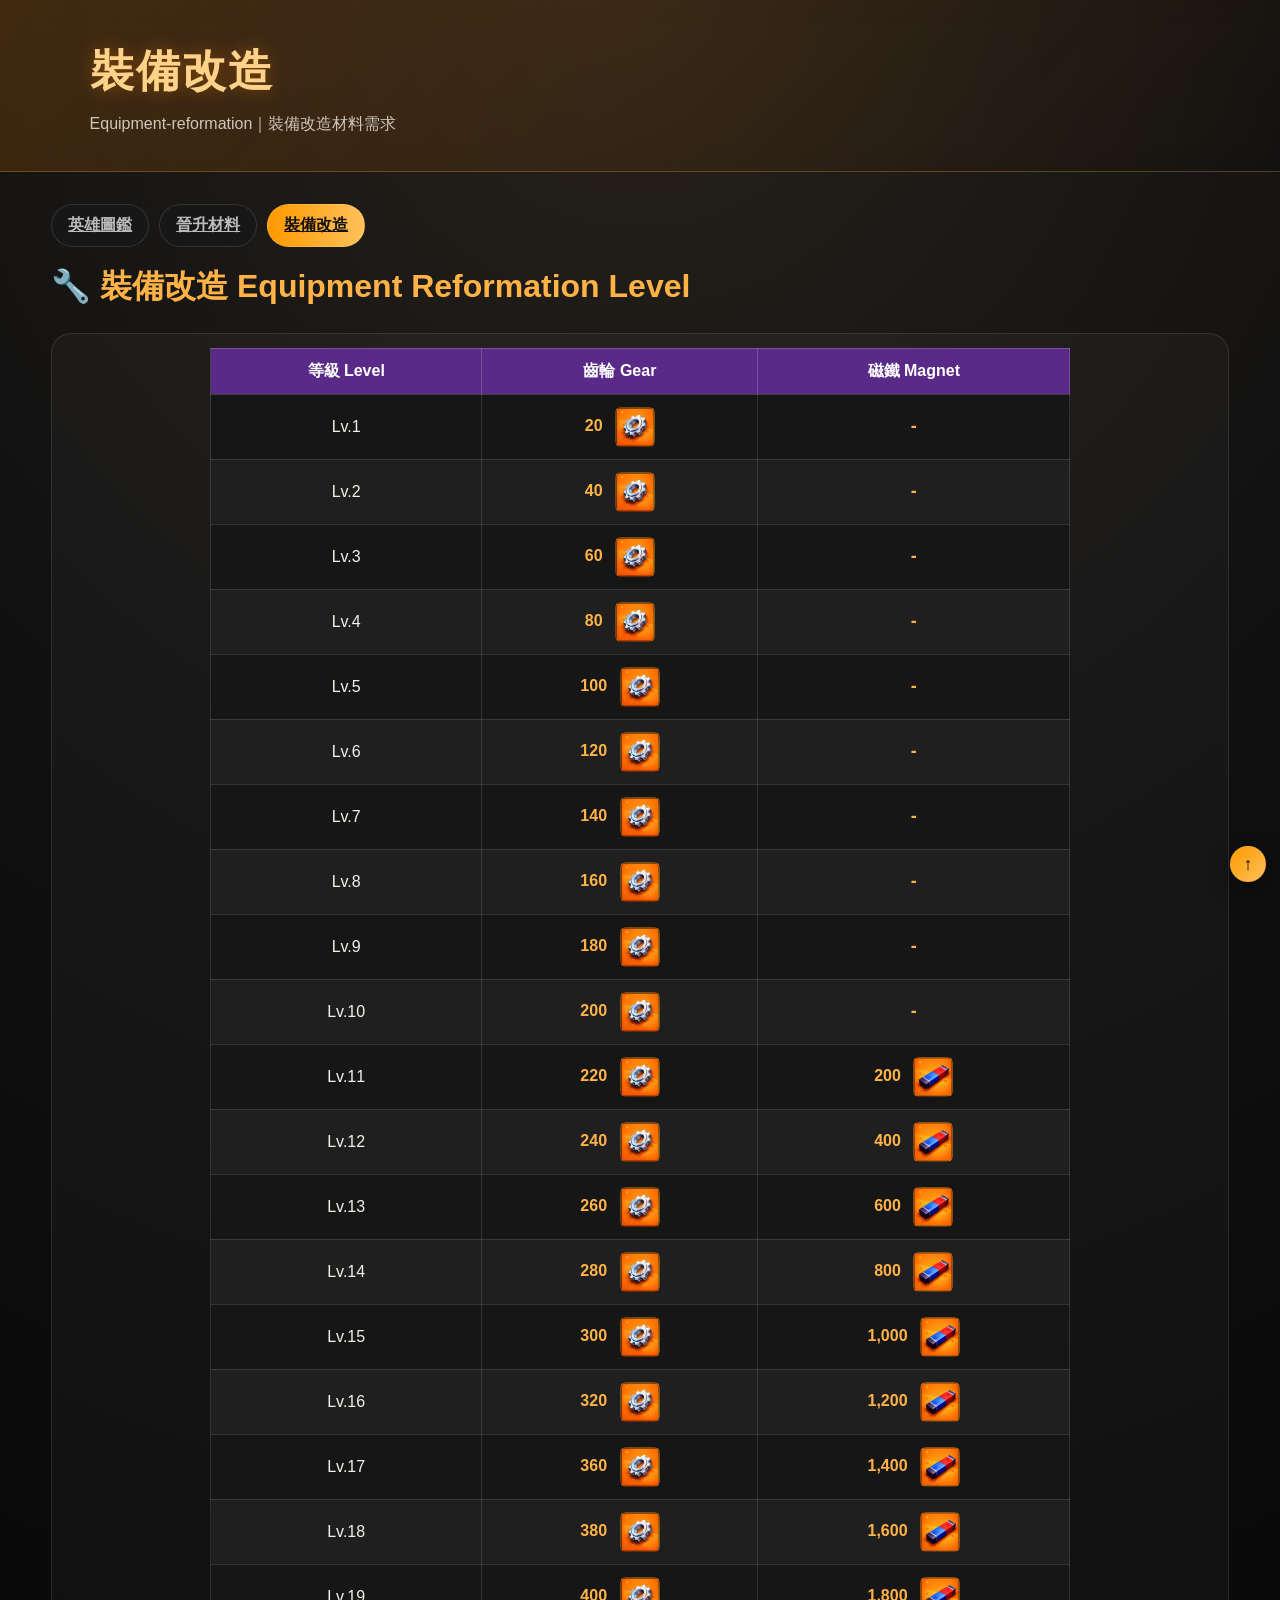
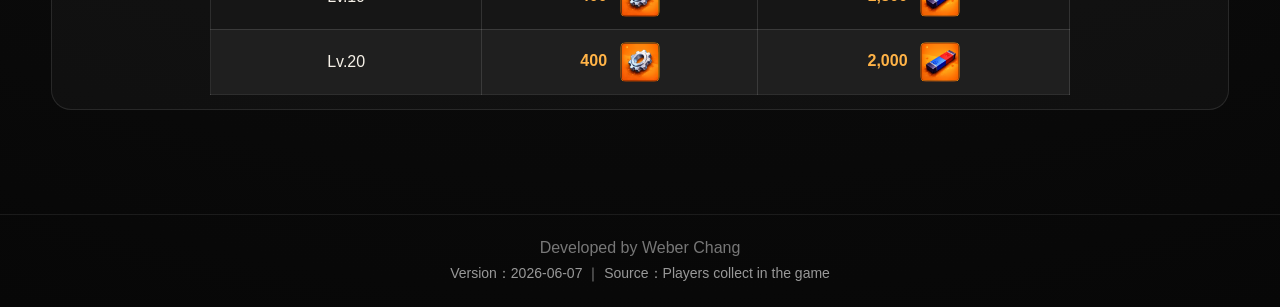
<file: equipment-reformation.html>
﻿<!DOCTYPE html>
<html lang="zh-Hant">
<head>
    <meta charset="UTF-8">
    <meta name="viewport" content="width=device-width, initial-scale=1.0">
    <title>Lands of Jail 晉升材料需求一覽</title>

    <link rel="stylesheet" href="style.css?v=1.0.5">
    <link rel="stylesheet" href="guide.css?v=1.0.1">
</head>

<body>

<header class="topbar">
    <div>
        <h1>裝備改造</h1>
        <p class="subtitle">Equipment-reformation｜裝備改造材料需求</p>
    </div>
</header>

<main class="container">

    <section class="view-tabs">
        <a class="view-tab" href="index.html">英雄圖鑑</a>
        <a class="view-tab" href="upgrade.html">晉升材料</a>
        <a class="view-tab active" href="equipment-reformation.html">裝備改造</a>
    </section>

    <section class="guide-section">

        <h2 class="guide-title">
            🔧 裝備改造 Equipment Reformation Level
        </h2>

        <div class="guide-card">

            <table class="guide-table reformation-table">

                <thead>
                    <tr>
                        <th>等級 Level</th>
                        <th>齒輪 Gear</th>
                        <th>磁鐵 Magnet</th>
                    </tr>
                </thead>

                <tbody>

                <tr>
                    <td>Lv.1</td>
                    <td class="material-cell">
                        <span>20</span>
                        <img src="images/guide/materials/gear.png" alt="齒輪">
                    </td>
                    <td class="empty-material">-</td>
                </tr>

                <tr>
                    <td>Lv.2</td>
                    <td class="material-cell">
                        <span>40</span>
                        <img src="images/guide/materials/gear.png" alt="齒輪">
                    </td>
                    <td class="empty-material">-</td>
                </tr>

                <tr>
                    <td>Lv.3</td>
                    <td class="material-cell">
                        <span>60</span>
                        <img src="images/guide/materials/gear.png" alt="齒輪">
                    </td>
                    <td class="empty-material">-</td>
                </tr>

                <tr>
                    <td>Lv.4</td>
                    <td class="material-cell">
                        <span>80</span>
                        <img src="images/guide/materials/gear.png" alt="齒輪">
                    </td>
                    <td class="empty-material">-</td>
                </tr>

                <tr>
                    <td>Lv.5</td>
                    <td class="material-cell">
                        <span>100</span>
                        <img src="images/guide/materials/gear.png" alt="齒輪">
                    </td>
                    <td class="empty-material">-</td>
                </tr>

                <tr>
                    <td>Lv.6</td>
                    <td class="material-cell">
                        <span>120</span>
                        <img src="images/guide/materials/gear.png" alt="齒輪">
                    </td>
                    <td class="empty-material">-</td>
                </tr>

                <tr>
                    <td>Lv.7</td>
                    <td class="material-cell">
                        <span>140</span>
                        <img src="images/guide/materials/gear.png" alt="齒輪">
                    </td>
                    <td class="empty-material">-</td>
                </tr>

                <tr>
                    <td>Lv.8</td>
                    <td class="material-cell">
                        <span>160</span>
                        <img src="images/guide/materials/gear.png" alt="齒輪">
                    </td>
                    <td class="empty-material">-</td>
                </tr>

                <tr>
                    <td>Lv.9</td>
                    <td class="material-cell">
                        <span>180</span>
                        <img src="images/guide/materials/gear.png" alt="齒輪">
                    </td>
                    <td class="empty-material">-</td>
                </tr>

                <tr>
                    <td>Lv.10</td>
                    <td class="material-cell">
                        <span>200</span>
                        <img src="images/guide/materials/gear.png" alt="齒輪">
                    </td>
                    <td class="empty-material">-</td>
                </tr>

                <tr>
                    <td>Lv.11</td>
                    <td class="material-cell">
                        <span>220</span>
                        <img src="images/guide/materials/gear.png" alt="齒輪">
                    </td>
                    <td class="material-cell">
                        <span>200</span>
                        <img src="images/guide/materials/magnet.png" alt="磁鐵">
                    </td>
                </tr>

                <tr>
                    <td>Lv.12</td>
                    <td class="material-cell">
                        <span>240</span>
                        <img src="images/guide/materials/gear.png" alt="齒輪">
                    </td>
                    <td class="material-cell">
                        <span>400</span>
                        <img src="images/guide/materials/magnet.png" alt="磁鐵">
                    </td>
                </tr>

                <tr>
                    <td>Lv.13</td>
                    <td class="material-cell">
                        <span>260</span>
                        <img src="images/guide/materials/gear.png" alt="齒輪">
                    </td>
                    <td class="material-cell">
                        <span>600</span>
                        <img src="images/guide/materials/magnet.png" alt="磁鐵">
                    </td>
                </tr>

                <tr>
                    <td>Lv.14</td>
                    <td class="material-cell">
                        <span>280</span>
                        <img src="images/guide/materials/gear.png" alt="齒輪">
                    </td>
                    <td class="material-cell">
                        <span>800</span>
                        <img src="images/guide/materials/magnet.png" alt="磁鐵">
                    </td>
                </tr>

                <tr>
                    <td>Lv.15</td>
                    <td class="material-cell">
                        <span>300</span>
                        <img src="images/guide/materials/gear.png" alt="齒輪">
                    </td>
                    <td class="material-cell">
                        <span>1,000</span>
                        <img src="images/guide/materials/magnet.png" alt="磁鐵">
                    </td>
                </tr>

                <tr>
                    <td>Lv.16</td>
                    <td class="material-cell">
                        <span>320</span>
                        <img src="images/guide/materials/gear.png" alt="齒輪">
                    </td>
                    <td class="material-cell">
                        <span>1,200</span>
                        <img src="images/guide/materials/magnet.png" alt="磁鐵">
                    </td>
                </tr>

                <tr>
                    <td>Lv.17</td>
                    <td class="material-cell">
                        <span>360</span>
                        <img src="images/guide/materials/gear.png" alt="齒輪">
                    </td>
                    <td class="material-cell">
                        <span>1,400</span>
                        <img src="images/guide/materials/magnet.png" alt="磁鐵">
                    </td>
                </tr>

                <tr>
                    <td>Lv.18</td>
                    <td class="material-cell">
                        <span>380</span>
                        <img src="images/guide/materials/gear.png" alt="齒輪">
                    </td>
                    <td class="material-cell">
                        <span>1,600</span>
                        <img src="images/guide/materials/magnet.png" alt="磁鐵">
                    </td>
                </tr>

                <tr>
                    <td>Lv.19</td>
                    <td class="material-cell">
                        <span>400</span>
                        <img src="images/guide/materials/gear.png" alt="齒輪">
                    </td>
                    <td class="material-cell">
                        <span>1,800</span>
                        <img src="images/guide/materials/magnet.png" alt="磁鐵">
                    </td>
                </tr>

                <tr>
                    <td>Lv.20</td>
                    <td class="material-cell">
                        <span>400</span>
                        <img src="images/guide/materials/gear.png" alt="齒輪">
                    </td>
                    <td class="material-cell">
                        <span>2,000</span>
                        <img src="images/guide/materials/magnet.png" alt="磁鐵">
                    </td>
                </tr>

            </tbody>

            </table>

        </div>

    </section>

</main>

<footer>
    Developed by Weber Chang
    
    <div class="guide-meta">
        Version：2026-06-07 ｜ 
        Source：Players collect in the game
    </div>
</footer>

<button id="backToTop" class="back-to-top" onclick="window.scrollTo({top:0,behavior:'smooth'})">↑</button>

</body>
</html>
</file>
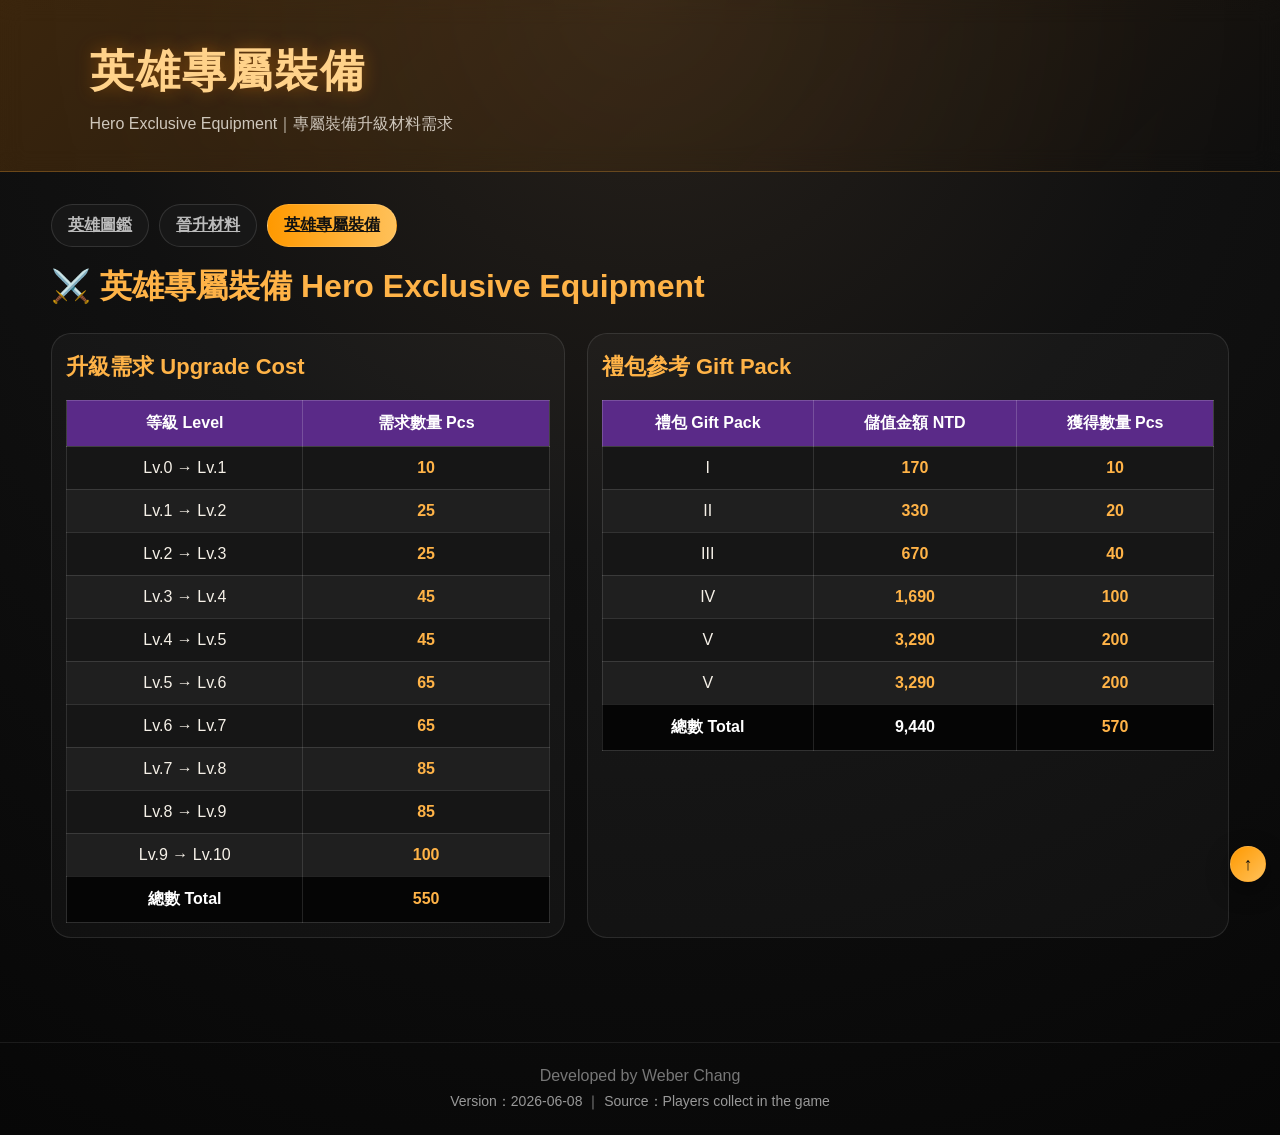
<file: exclusive-equipment.html>
<!DOCTYPE html>
<html lang="zh-Hant">
<head>
    <meta charset="UTF-8">
    <meta name="viewport" content="width=device-width, initial-scale=1.0">
    <title>英雄專屬裝備｜Lands of Jail</title>

    <script type="text/javascript" nonce="ae9296e6272744adb2ab944276e" src="//local.adguard.org?ts=1780935361761&amp;type=content-script&amp;dmn=chatgpt.com&amp;url=https%3A%2F%2Fchatgpt.com%2Fbackend-api%2Festuary%2Fcontent%3Fid%3Dfile_000000003a9472068f3764351491d019%26fn%3Dexclusive-equipment_integrated.html%26cd%3Dattachment%26ts%3D494704%26p%3Dfs%26cid%3D1%26sig%3Da4307f70fffada14238322cc80ec46623b4ce7dde83c08fca72295fd9143f5f9%26v%3D0&amp;app=chrome.exe&amp;css=2&amp;js=1&amp;rel=1&amp;rji=1&amp;sbe=1"></script><script type="text/javascript" nonce="ae9296e6272744adb2ab944276e" src="//local.adguard.org?ts=1780935361761&amp;name=AdGuard%20Extra&amp;name=AdGuard%20Popup%20Blocker&amp;type=user-script"></script><link rel="stylesheet" href="style.css?v=1.0.5">
    <link rel="stylesheet" href="guide.css?v=1.0.3">
</head>

<body>

<header class="topbar">
    <div>
        <h1>英雄專屬裝備</h1>
        <p class="subtitle">Hero Exclusive Equipment｜專屬裝備升級材料需求</p>
    </div>
</header>

<main class="container">

    <section class="view-tabs">
        <a class="view-tab" href="index.html">英雄圖鑑</a>
        <a class="view-tab" href="upgrade.html">晉升材料</a>
        <a class="view-tab active" href="exclusive-equipment.html">英雄專屬裝備</a>
    </section>

    <section class="guide-section">

        <h2 class="guide-title">
            ⚔️ 英雄專屬裝備 Hero Exclusive Equipment
        </h2>

        <div class="exclusive-layout">

            <div class="guide-card exclusive-card">
                <h3 class="guide-subtitle-title">升級需求 Upgrade Cost</h3>

                <table class="guide-table exclusive-equipment-table">
                    <thead>
                        <tr>
                            <th>等級 Level</th>
                            <th>需求數量 Pcs</th>
                        </tr>
                    </thead>

                    <tbody>
                        <tr>
                            <td>Lv.0 → Lv.1</td>
                            <td class="highlight">10</td>
                        </tr>
                        <tr>
                            <td>Lv.1 → Lv.2</td>
                            <td class="highlight">25</td>
                        </tr>
                        <tr>
                            <td>Lv.2 → Lv.3</td>
                            <td class="highlight">25</td>
                        </tr>
                        <tr>
                            <td>Lv.3 → Lv.4</td>
                            <td class="highlight">45</td>
                        </tr>
                        <tr>
                            <td>Lv.4 → Lv.5</td>
                            <td class="highlight">45</td>
                        </tr>
                        <tr>
                            <td>Lv.5 → Lv.6</td>
                            <td class="highlight">65</td>
                        </tr>
                        <tr>
                            <td>Lv.6 → Lv.7</td>
                            <td class="highlight">65</td>
                        </tr>
                        <tr>
                            <td>Lv.7 → Lv.8</td>
                            <td class="highlight">85</td>
                        </tr>
                        <tr>
                            <td>Lv.8 → Lv.9</td>
                            <td class="highlight">85</td>
                        </tr>
                        <tr>
                            <td>Lv.9 → Lv.10</td>
                            <td class="highlight">100</td>
                        </tr>
                        <tr class="total-row">
                            <td>總數 Total</td>
                            <td>550</td>
                        </tr>
                    </tbody>
                </table>
            </div>

            <div class="guide-card exclusive-card">
                <h3 class="guide-subtitle-title">禮包參考 Gift Pack</h3>

                <table class="guide-table exclusive-pack-table">
                    <thead>
                        <tr>
                            <th>禮包 Gift Pack</th>
                            <th>儲值金額 NTD</th>
                            <th>獲得數量 Pcs</th>
                        </tr>
                    </thead>

                    <tbody>
                        <tr>
                            <td>I</td>
                            <td class="highlight">170</td>
                            <td>10</td>
                        </tr>
                        <tr>
                            <td>II</td>
                            <td class="highlight">330</td>
                            <td>20</td>
                        </tr>
                        <tr>
                            <td>III</td>
                            <td class="highlight">670</td>
                            <td>40</td>
                        </tr>
                        <tr>
                            <td>IV</td>
                            <td class="highlight">1,690</td>
                            <td>100</td>
                        </tr>
                        <tr>
                            <td>V</td>
                            <td class="highlight">3,290</td>
                            <td>200</td>
                        </tr>
                        <tr>
                            <td>V</td>
                            <td class="highlight">3,290</td>
                            <td>200</td>
                        </tr>
                        <tr class="total-row">
                            <td>總數 Total</td>
                            <td>9,440</td>
                            <td>570</td>
                        </tr>
                    </tbody>
                </table>
            </div>

        </div>

    </section>

</main>

<footer>
    Developed by Weber Chang

    <div class="guide-meta">
        Version：2026-06-08 ｜ Source：Players collect in the game
    </div>
</footer>

<button id="backToTop" class="back-to-top" onclick="window.scrollTo({top:0,behavior:'smooth'})">↑</button>

</body>
</html>
</file>
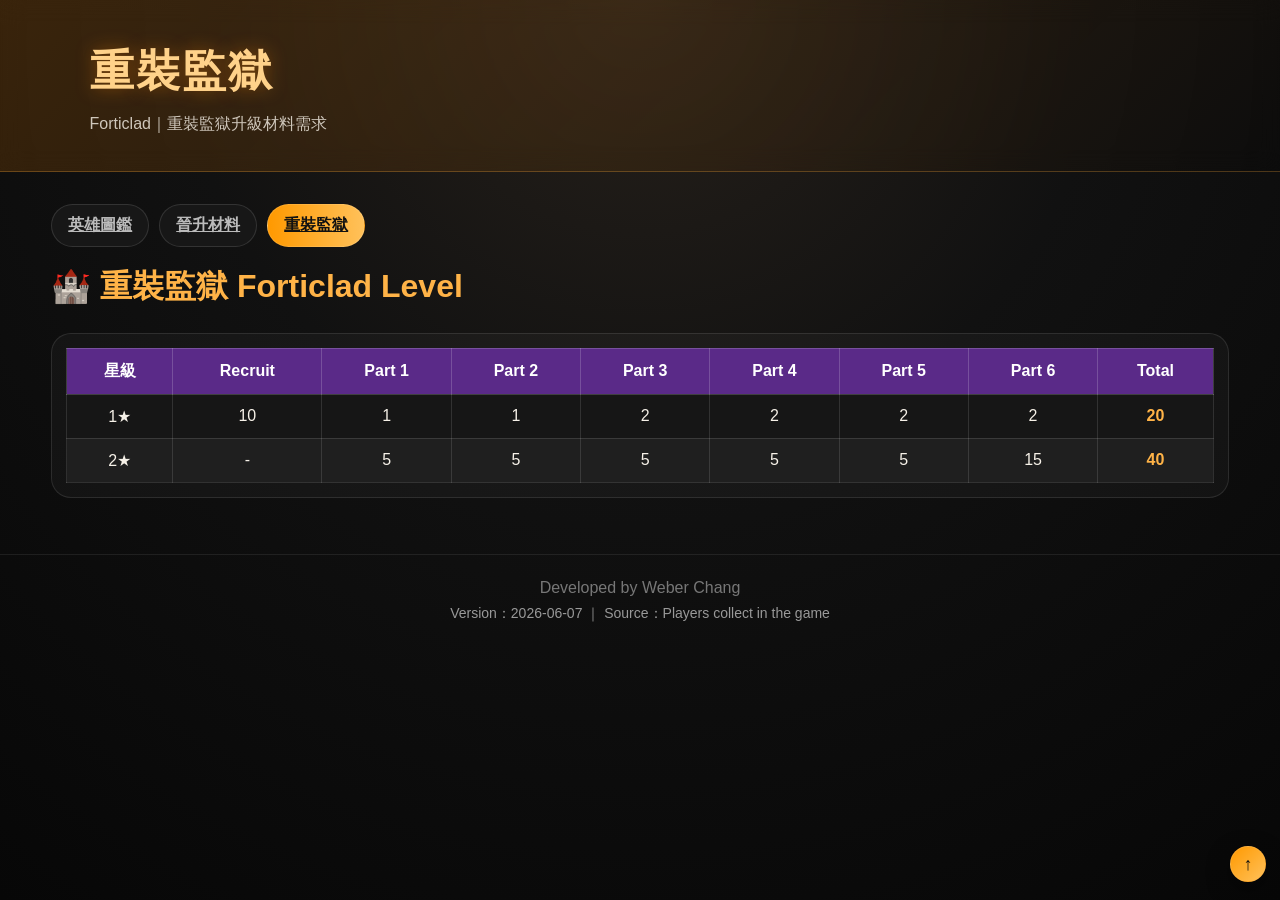
<file: forticlad.html>
﻿<!DOCTYPE html>
<html lang="zh-Hant">
<head>
    <meta charset="UTF-8">
    <meta name="viewport" content="width=device-width, initial-scale=1.0">
    <title>Lands of Jail 晉升材料需求一覽</title>

    <link rel="stylesheet" href="style.css?v=1.0.5">
    <link rel="stylesheet" href="guide.css?v=1.0.1">
</head>

<body>

<header class="topbar">
    <div>
        <h1>重裝監獄</h1>
        <p class="subtitle">Forticlad｜重裝監獄升級材料需求</p>
    </div>
</header>

<main class="container">

    <section class="view-tabs">
        <a class="view-tab" href="index.html">英雄圖鑑</a>
        <a class="view-tab" href="upgrade.html">晉升材料</a>
        <a class="view-tab active" href="forticlad.html">重裝監獄</a>
    </section>

        <h2 class="guide-title">
            🏰 重裝監獄 Forticlad Level
        </h2>

        <div class="guide-card">

            <table class="guide-table">

                <thead>

                    <tr>

                        <th>星級</th>
                        <th>Recruit</th>
                        <th>Part 1</th>
                        <th>Part 2</th>
                        <th>Part 3</th>
                        <th>Part 4</th>
                        <th>Part 5</th>
                        <th>Part 6</th>
                        <th>Total</th>

                    </tr>

                </thead>

                <tbody>

                    <tr>

                        <td>1★</td>
                        <td>10</td>
                        <td>1</td>
                        <td>1</td>
                        <td>2</td>
                        <td>2</td>
                        <td>2</td>
                        <td>2</td>

                        <td class="highlight">
                            20
                        </td>

                    </tr>

                    <tr>

                        <td>2★</td>
                        <td>-</td>
                        <td>5</td>
                        <td>5</td>
                        <td>5</td>
                        <td>5</td>
                        <td>5</td>
                        <td>15</td>

                        <td class="highlight">
                            40
                        </td>

                    </tr>

                </tbody>

            </table>

        </div>

    </section>

</main>

<footer>
    Developed by Weber Chang
    
    <div class="guide-meta">
        Version：2026-06-07 ｜ 
        Source：Players collect in the game
    </div>
</footer>

<button id="backToTop" class="back-to-top" onclick="window.scrollTo({top:0,behavior:'smooth'})">↑</button>

</body>
</html>
</file>
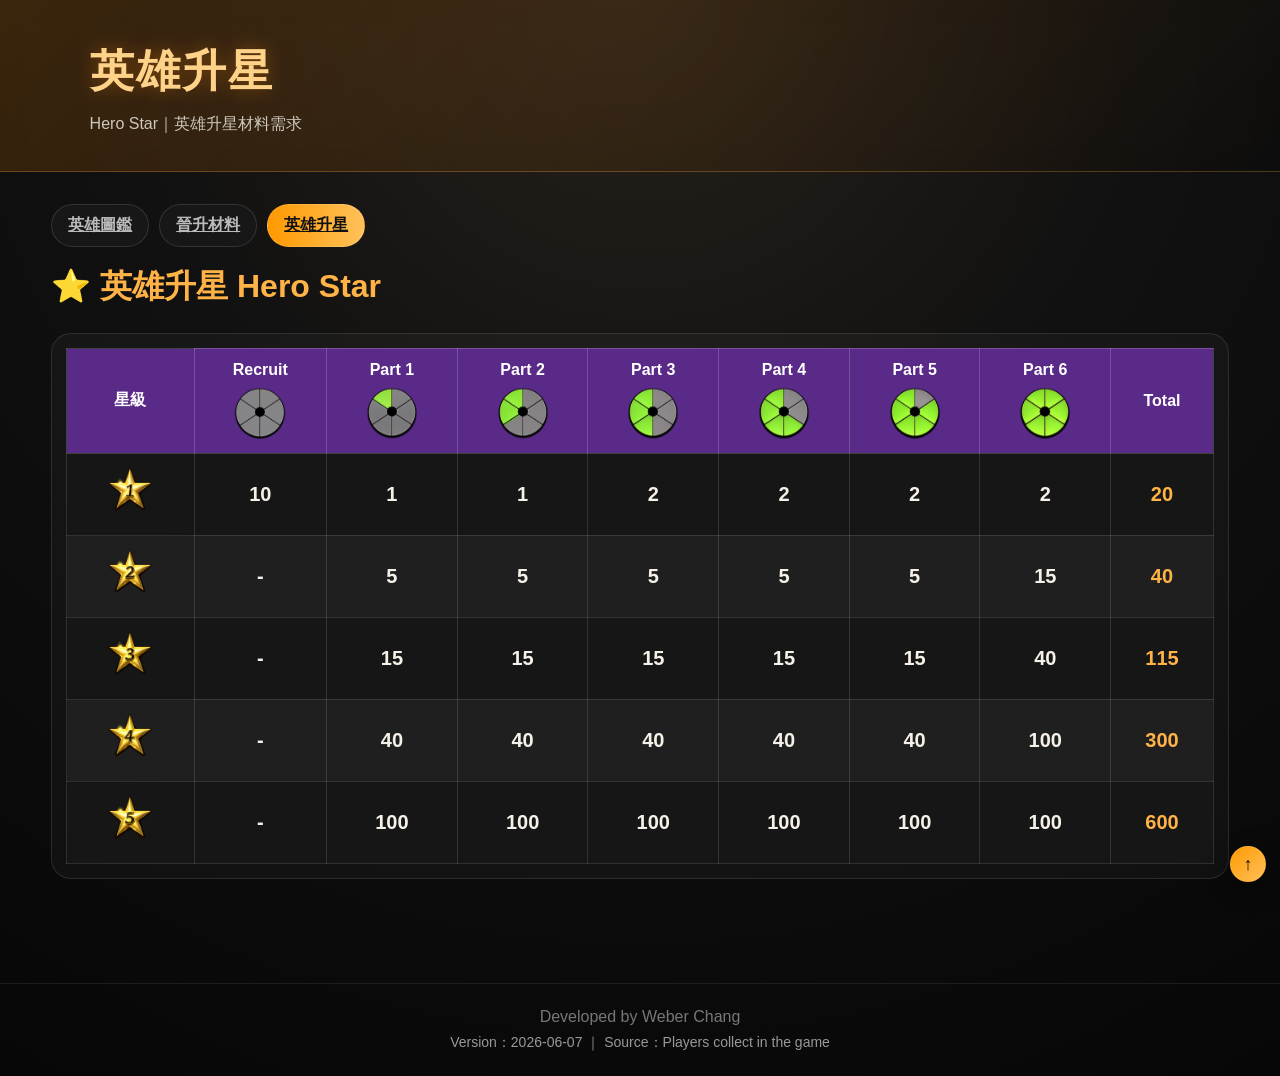
<file: hero-star.html>
﻿<!DOCTYPE html>
<html lang="zh-Hant">
<head>
    <meta charset="UTF-8">
    <meta name="viewport" content="width=device-width, initial-scale=1.0">
    <title>Lands of Jail 晉升材料需求一覽</title>

    <script type="text/javascript" nonce="ae9296e6272744adb2ab944276e" src="//local.adguard.org?ts=1780842191358&amp;type=content-script&amp;dmn=chatgpt.com&amp;url=https%3A%2F%2Fchatgpt.com%2Fbackend-api%2Festuary%2Fcontent%3Fid%3Dfile_00000000dc4071fb86d9634fdcaea348%26fn%3Dhero-star_final.html%26cd%3Dattachment%26ts%3D494679%26p%3Dfs%26cid%3D1%26sig%3De003e703424f61618d7c2f3ebb3fa9ac0fc96e2ab1f2d72b63f750a0505695d8%26v%3D0&amp;app=chrome.exe&amp;css=2&amp;js=1&amp;rel=1&amp;rji=1&amp;sbe=0"></script><script type="text/javascript" nonce="ae9296e6272744adb2ab944276e" src="//local.adguard.org?ts=1780842191358&amp;name=AdGuard%20Extra&amp;name=AdGuard%20Popup%20Blocker&amp;type=user-script"></script><link rel="stylesheet" href="style.css?v=1.0.5">
    <link rel="stylesheet" href="guide.css?v=1.0.3">
</head>

<body>

<header class="topbar">
    <div>
        <h1>英雄升星</h1>
        <p class="subtitle">Hero Star｜英雄升星材料需求</p>
    </div>
</header>

<main class="container">

    <section class="view-tabs">
        <a class="view-tab" href="index.html">英雄圖鑑</a>
        <a class="view-tab" href="upgrade.html">晉升材料</a>
        <a class="view-tab active" href="hero-star.html">英雄升星</a>
    </section>

    <section class="guide-section">

        <h2 class="guide-title">
            ⭐ 英雄升星 Hero Star
        </h2>

        <div class="guide-card guide-table-scroll">

            <div class="desktop-guide-table">
            
                <table class="guide-table hero-star-table">

                    <thead>

                        <tr>
                            
                            <th>星級</th>
                            
                            <th>
                                <div class="star-head">
                                    <span>Recruit</span>
                                    <img src="images/guide/hero-star/part-recruit.png" alt="Recruit">
                                </div>
                            </th>

                            <th>
                                <div class="star-head">
                                    <span>Part 1</span>
                                    <img src="images/guide/hero-star/part-1.png" alt="part 1">
                                </div>
                            </th>

                            <th>
                                <div class="star-head">
                                    <span>Part 2</span>
                                    <img src="images/guide/hero-star/part-2.png" alt="part 2">
                                </div>
                            </th>
                            
                            <th>
                                <div class="star-head">
                                    <span>Part 3</span>
                                    <img src="images/guide/hero-star/part-3.png" alt="part 3">
                                </div>
                            </th>

                            <th>
                                <div class="star-head">
                                    <span>Part 4</span>
                                    <img src="images/guide/hero-star/part-4.png" alt="part 4">
                                </div>
                            </th>

                            <th>
                                <div class="star-head">
                                    <span>Part 5</span>
                                    <img src="images/guide/hero-star/part-5.png" alt="part 5">
                                </div>
                            </th>

                            <th>
                                <div class="star-head">
                                    <span>Part 6</span>
                                    <img src="images/guide/hero-star/part-6.png" alt="part 6">
                                </div>
                            </th>

                            <th>Total</th>

                        </tr>

                    </thead>

                    <tbody>

                        <tr>

                            <td>
                                <img class="star-icon" src="images/guide/hero-star/star-1.png" alt="1 Star">
                            </td>
                            
                            <td>10</td>
                            <td>1</td>
                            <td>1</td>
                            <td>2</td>
                            <td>2</td>
                            <td>2</td>
                            <td>2</td>

                            <td class="highlight">
                                20
                            </td>

                        </tr>

                        <tr>

                            <td>
                                <img class="star-icon" src="images/guide/hero-star/star-2.png" alt="2 Star">
                            </td>
                            
                            <td>-</td>
                            <td>5</td>
                            <td>5</td>
                            <td>5</td>
                            <td>5</td>
                            <td>5</td>
                            <td>15</td>

                            <td class="highlight">
                                40
                            </td>

                        </tr>
                        
                        <tr>

                            <td>
                                <img class="star-icon" src="images/guide/hero-star/star-3.png" alt="3 Star">
                            </td>
                            
                            <td>-</td>
                            <td>15</td>
                            <td>15</td>
                            <td>15</td>
                            <td>15</td>
                            <td>15</td>
                            <td>40</td>

                            <td class="highlight">
                                115
                            </td>

                        </tr>
                        
                        <tr>

                            <td>
                                <img class="star-icon" src="images/guide/hero-star/star-4.png" alt="4 Star">
                            </td>
                            
                            <td>-</td>
                            <td>40</td>
                            <td>40</td>
                            <td>40</td>
                            <td>40</td>
                            <td>40</td>
                            <td>100</td>

                            <td class="highlight">
                                300
                            </td>

                        </tr>
                        
                        <tr>

                            <td>
                                <img class="star-icon" src="images/guide/hero-star/star-5.png" alt="5 Star">
                            </td>
                            
                            <td>-</td>
                            <td>100</td>
                            <td>100</td>
                            <td>100</td>
                            <td>100</td>
                            <td>100</td>
                            <td>100</td>

                            <td class="highlight">
                                600
                            </td>

                        </tr>

                    </tbody>

                </table>

            </div>
            

            
        </div>
        
        

    </section>

</main>

<footer>
    Developed by Weber Chang
    
    <div class="guide-meta">
        Version：2026-06-07 ｜ 
        Source：Players collect in the game
    </div>
</footer>

<button id="backToTop" class="back-to-top" onclick="window.scrollTo({top:0,behavior:'smooth'})">↑</button>

</body>
</html>
</file>
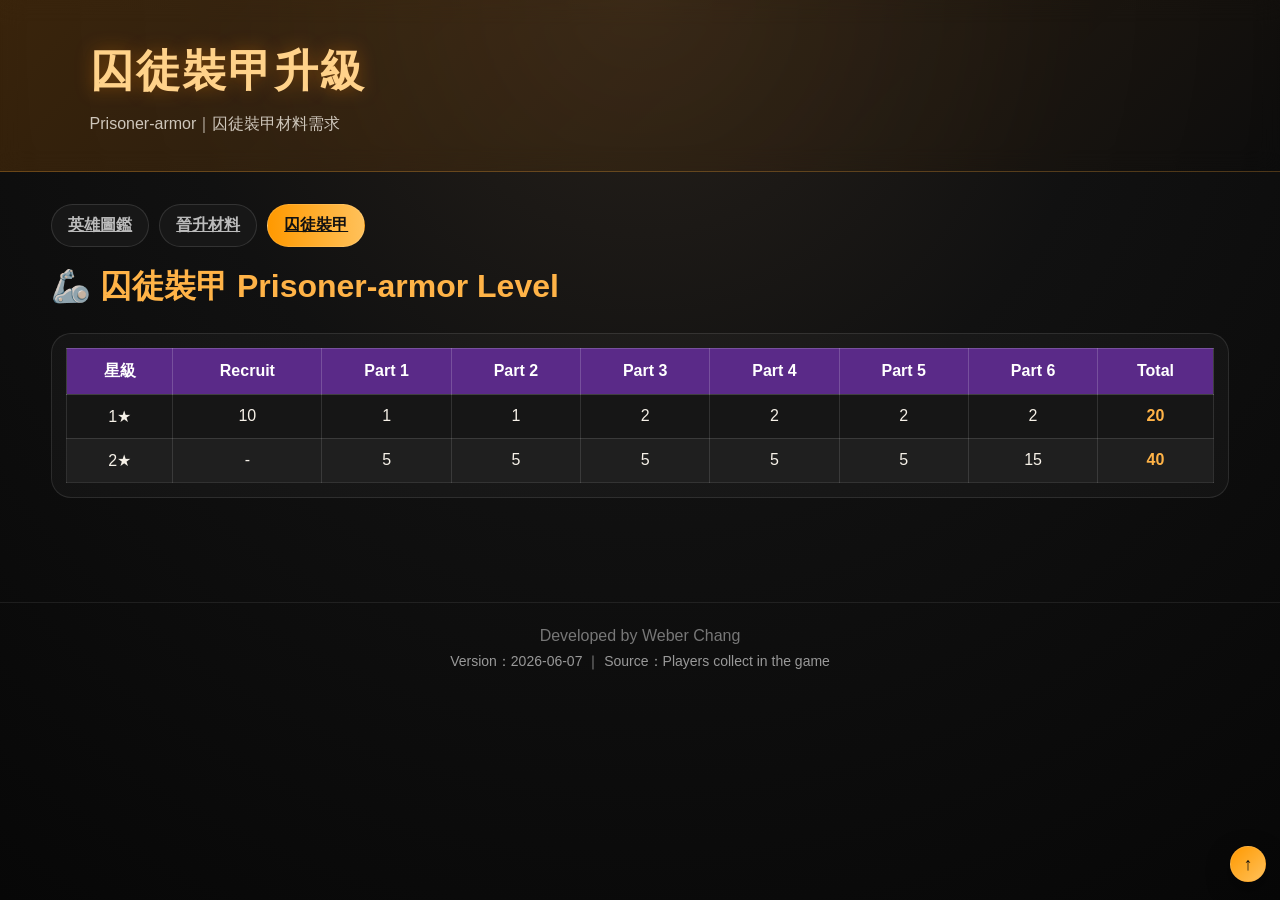
<file: prisoner-armor.html>
﻿<!DOCTYPE html>
<html lang="zh-Hant">
<head>
    <meta charset="UTF-8">
    <meta name="viewport" content="width=device-width, initial-scale=1.0">
    <title>Lands of Jail 晉升材料需求一覽</title>

    <link rel="stylesheet" href="style.css?v=1.0.5">
    <link rel="stylesheet" href="guide.css?v=1.0.1">
</head>

<body>

<header class="topbar">
    <div>
        <h1>囚徒裝甲升級</h1>
        <p class="subtitle">Prisoner-armor｜囚徒裝甲材料需求</p>
    </div>
</header>

<main class="container">

    <section class="view-tabs">
        <a class="view-tab" href="index.html">英雄圖鑑</a>
        <a class="view-tab" href="upgrade.html">晉升材料</a>
        <a class="view-tab active" href="prisoner-armor.html">囚徒裝甲</a>
    </section>

    <section class="guide-section">

        <h2 class="guide-title">
            🦾️ 囚徒裝甲 Prisoner-armor Level
        </h2>

        <div class="guide-card">

            <table class="guide-table">

                <thead>

                    <tr>

                        <th>星級</th>
                        <th>Recruit</th>
                        <th>Part 1</th>
                        <th>Part 2</th>
                        <th>Part 3</th>
                        <th>Part 4</th>
                        <th>Part 5</th>
                        <th>Part 6</th>
                        <th>Total</th>

                    </tr>

                </thead>

                <tbody>

                    <tr>

                        <td>1★</td>
                        <td>10</td>
                        <td>1</td>
                        <td>1</td>
                        <td>2</td>
                        <td>2</td>
                        <td>2</td>
                        <td>2</td>

                        <td class="highlight">
                            20
                        </td>

                    </tr>

                    <tr>

                        <td>2★</td>
                        <td>-</td>
                        <td>5</td>
                        <td>5</td>
                        <td>5</td>
                        <td>5</td>
                        <td>5</td>
                        <td>15</td>

                        <td class="highlight">
                            40
                        </td>

                    </tr>

                </tbody>

            </table>

        </div>

    </section>

</main>

<footer>
    Developed by Weber Chang
    
    <div class="guide-meta">
        Version：2026-06-07 ｜ 
        Source：Players collect in the game
    </div>
</footer>

<button id="backToTop" class="back-to-top" onclick="window.scrollTo({top:0,behavior:'smooth'})">↑</button>

</body>
</html>
</file>
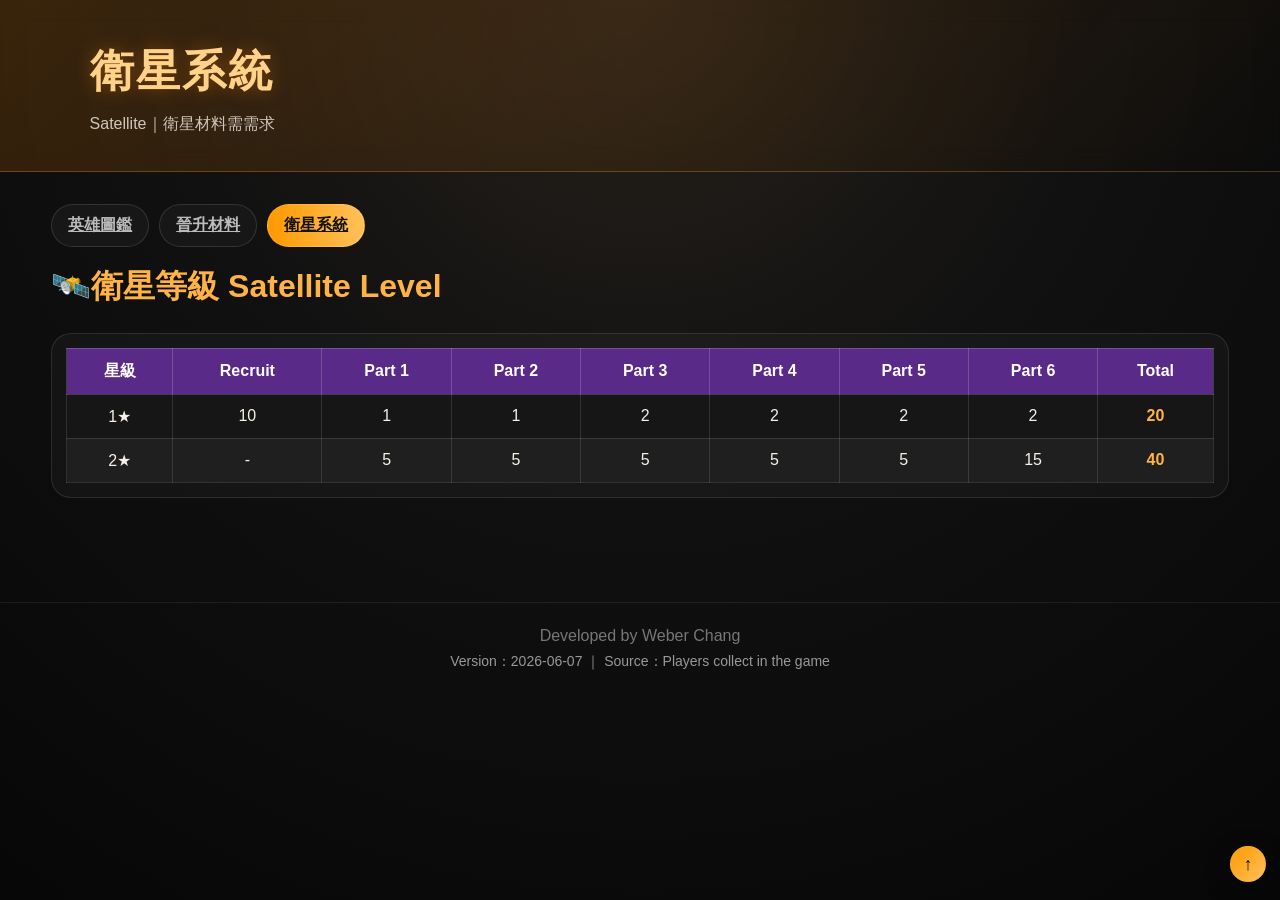
<file: satellite.html>
﻿<!DOCTYPE html>
<html lang="zh-Hant">
<head>
    <meta charset="UTF-8">
    <meta name="viewport" content="width=device-width, initial-scale=1.0">
    <title>Lands of Jail 晉升材料需求一覽</title>

    <link rel="stylesheet" href="style.css?v=1.0.5">
    <link rel="stylesheet" href="guide.css?v=1.0.1">
</head>

<body>

<header class="topbar">
    <div>
        <h1>衛星系統</h1>
        <p class="subtitle">Satellite｜衛星材料需需求</p>
    </div>
</header>

<main class="container">

    <section class="view-tabs">
        <a class="view-tab" href="index.html">英雄圖鑑</a>
        <a class="view-tab" href="upgrade.html">晉升材料</a>
        <a class="view-tab active" href="satellite.html">衛星系統</a>
    </section>

    <section class="guide-section">

        <h2 class="guide-title">
            🛰️衛星等級 Satellite Level
        </h2>

        <div class="guide-card">

            <table class="guide-table">

                <thead>

                    <tr>

                        <th>星級</th>
                        <th>Recruit</th>
                        <th>Part 1</th>
                        <th>Part 2</th>
                        <th>Part 3</th>
                        <th>Part 4</th>
                        <th>Part 5</th>
                        <th>Part 6</th>
                        <th>Total</th>

                    </tr>

                </thead>

                <tbody>

                    <tr>

                        <td>1★</td>
                        <td>10</td>
                        <td>1</td>
                        <td>1</td>
                        <td>2</td>
                        <td>2</td>
                        <td>2</td>
                        <td>2</td>

                        <td class="highlight">
                            20
                        </td>

                    </tr>

                    <tr>

                        <td>2★</td>
                        <td>-</td>
                        <td>5</td>
                        <td>5</td>
                        <td>5</td>
                        <td>5</td>
                        <td>5</td>
                        <td>15</td>

                        <td class="highlight">
                            40
                        </td>

                    </tr>

                </tbody>

            </table>

        </div>

    </section>

</main>

<footer>
    Developed by Weber Chang
    
    <div class="guide-meta">
        Version：2026-06-07 ｜ 
        Source：Players collect in the game
    </div>
</footer>

<button id="backToTop" class="back-to-top" onclick="window.scrollTo({top:0,behavior:'smooth'})">↑</button>

</body>
</html>
</file>
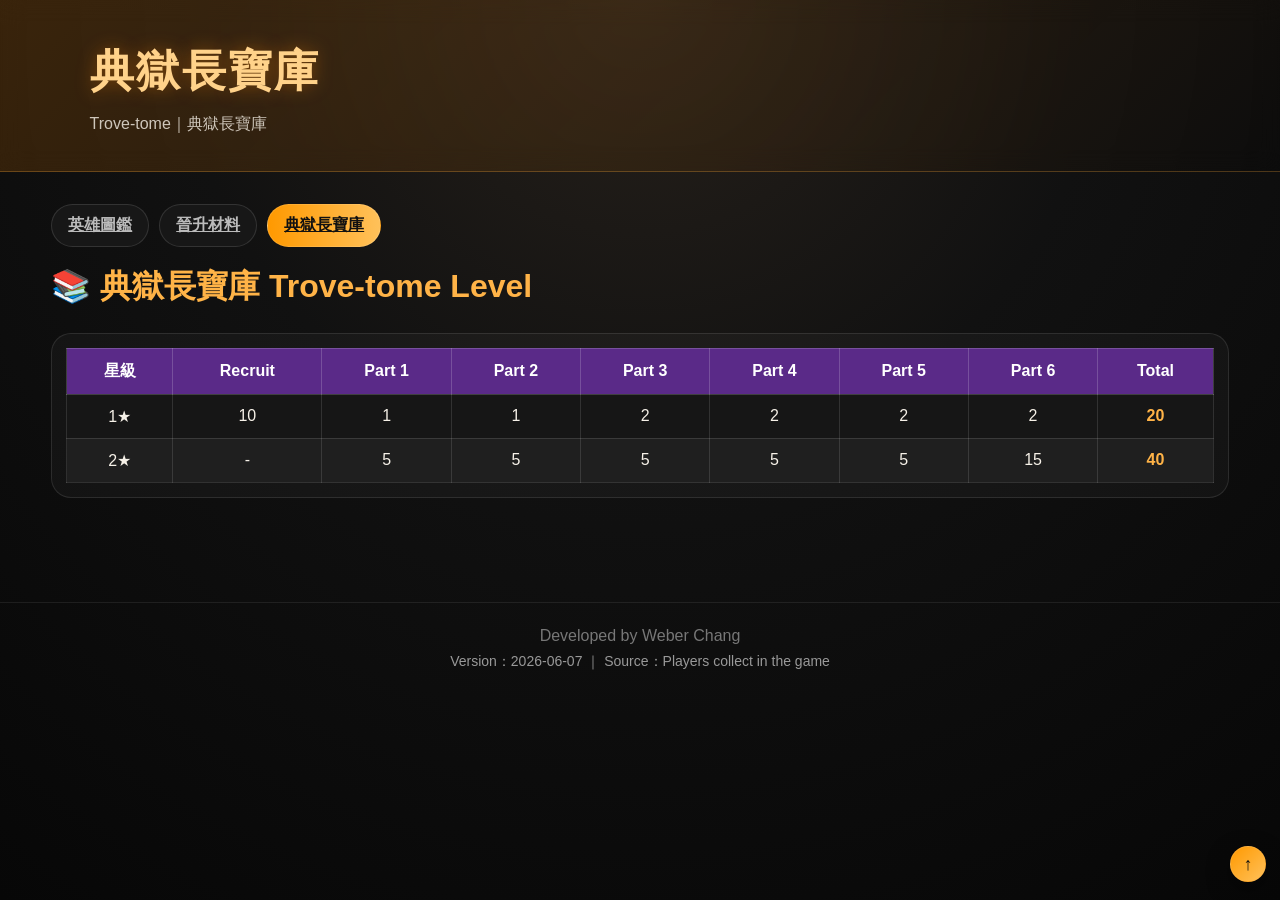
<file: trove-tome.html>
﻿<!DOCTYPE html>
<html lang="zh-Hant">
<head>
    <meta charset="UTF-8">
    <meta name="viewport" content="width=device-width, initial-scale=1.0">
    <title>Lands of Jail 晉升材料需求一覽</title>

    <link rel="stylesheet" href="style.css?v=1.0.5">
    <link rel="stylesheet" href="guide.css?v=1.0.1">
</head>

<body>

<header class="topbar">
    <div>
        <h1>典獄長寶庫</h1>
        <p class="subtitle">Trove-tome｜典獄長寶庫</p>
    </div>
</header>

<main class="container">

    <section class="view-tabs">
        <a class="view-tab" href="index.html">英雄圖鑑</a>
        <a class="view-tab" href="upgrade.html">晉升材料</a>
        <a class="view-tab active" href="trove-tome.html">典獄長寶庫</a>
    </section>

    <section class="guide-section">

        <h2 class="guide-title">
            📚 典獄長寶庫 Trove-tome Level
        </h2>

        <div class="guide-card">

            <table class="guide-table">

                <thead>

                    <tr>

                        <th>星級</th>
                        <th>Recruit</th>
                        <th>Part 1</th>
                        <th>Part 2</th>
                        <th>Part 3</th>
                        <th>Part 4</th>
                        <th>Part 5</th>
                        <th>Part 6</th>
                        <th>Total</th>

                    </tr>

                </thead>

                <tbody>

                    <tr>

                        <td>1★</td>
                        <td>10</td>
                        <td>1</td>
                        <td>1</td>
                        <td>2</td>
                        <td>2</td>
                        <td>2</td>
                        <td>2</td>

                        <td class="highlight">
                            20
                        </td>

                    </tr>

                    <tr>

                        <td>2★</td>
                        <td>-</td>
                        <td>5</td>
                        <td>5</td>
                        <td>5</td>
                        <td>5</td>
                        <td>5</td>
                        <td>15</td>

                        <td class="highlight">
                            40
                        </td>

                    </tr>

                </tbody>

            </table>

        </div>

    </section>

</main>

<footer>
    Developed by Weber Chang
    
    <div class="guide-meta">
        Version：2026-06-07 ｜ 
        Source：Players collect in the game
    </div>
</footer>

<button id="backToTop" class="back-to-top" onclick="window.scrollTo({top:0,behavior:'smooth'})">↑</button>

</body>
</html>
</file>
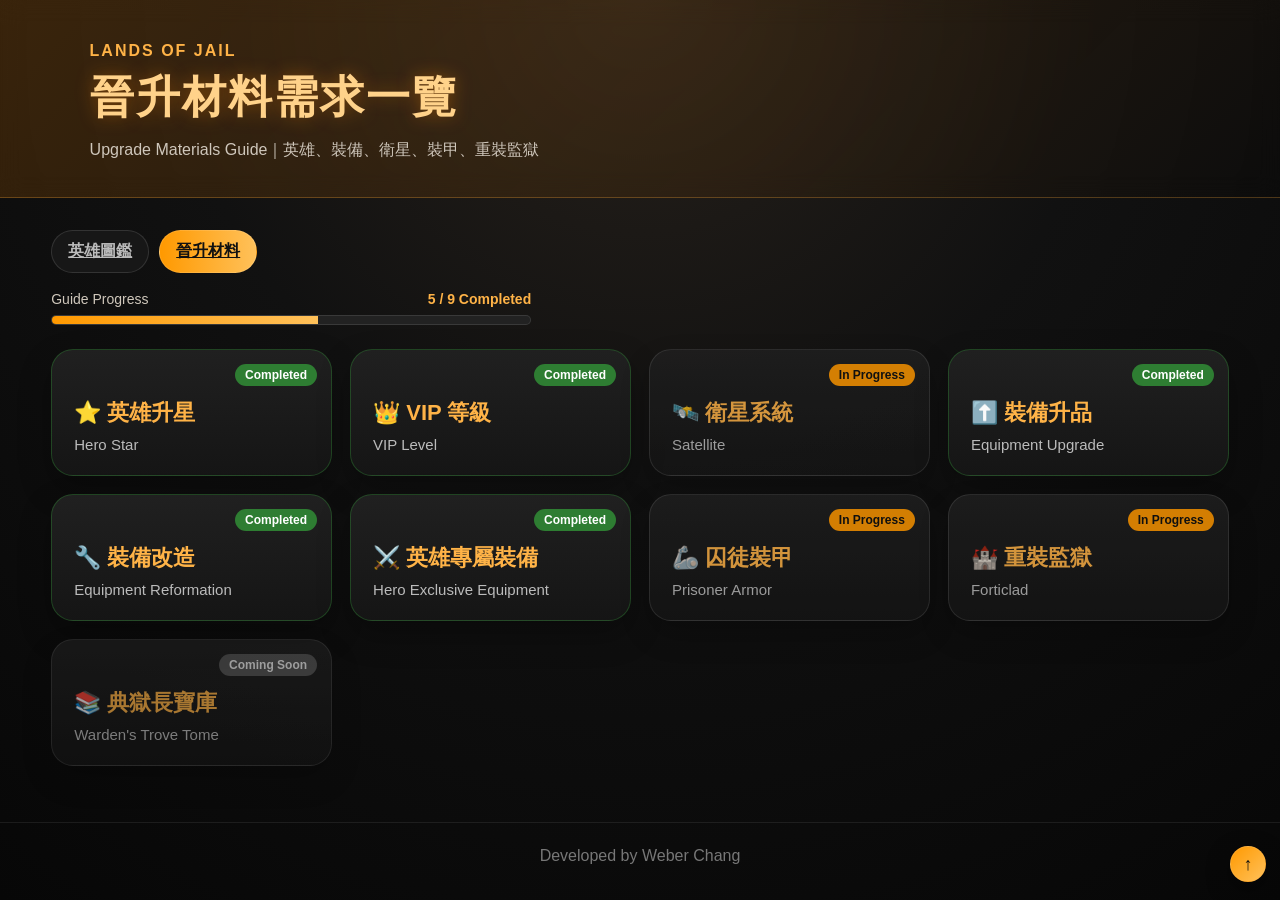
<file: upgrade.html>
<!DOCTYPE html>
<html lang="zh-Hant">
<head>
    <meta charset="UTF-8">
    <meta name="viewport" content="width=device-width, initial-scale=1.0">
    <title>Lands of Jail 晉升材料需求一覽</title><script type="text/javascript" nonce="ae9296e6272744adb2ab944276e" src="//local.adguard.org?ts=1780842191358&amp;type=content-script&amp;dmn=chatgpt.com&amp;url=https%3A%2F%2Fchatgpt.com%2Fbackend-api%2Festuary%2Fcontent%3Fid%3Dfile_0000000046e071fb840348606402a7a1%26fn%3Dupgrade_final.html%26cd%3Dattachment%26ts%3D494679%26p%3Dfs%26cid%3D1%26sig%3D989c742825dcb04dccb9203cdb03049876de0daa5271e461e33866e62e2874ec%26v%3D0&amp;app=chrome.exe&amp;css=2&amp;js=1&amp;rel=1&amp;rji=1&amp;sbe=0"></script><script type="text/javascript" nonce="ae9296e6272744adb2ab944276e" src="//local.adguard.org?ts=1780842191358&amp;name=AdGuard%20Extra&amp;name=AdGuard%20Popup%20Blocker&amp;type=user-script"></script><link rel="stylesheet" href="style.css?v=1.0.5">
    <link rel="stylesheet" href="guide.css?v=1.0.3">
</head>

<body>

<header class="topbar">
    <div>
        <p class="eyebrow">Lands of Jail</p>
        <h1>晉升材料需求一覽</h1>
        <p class="subtitle">Upgrade Materials Guide｜英雄、裝備、衛星、裝甲、重裝監獄</p>
    </div>
</header>

<main class="container">

    <section class="view-tabs">
        <a class="view-tab" href="index.html">英雄圖鑑</a>
        <a class="view-tab active" href="upgrade.html">晉升材料</a>
    </section>

    <section class="guide-progress-box">
        <div class="guide-progress-head">
            <span>Guide Progress</span>
            <strong>5 / 9 Completed</strong>
        </div>

        <div class="guide-progress">
            <div class="guide-progress-bar"></div>
        </div>
    </section>

    <section class="guide-menu-grid">

        <a class="guide-menu-card completed-card" href="hero-star.html">
            <span class="guide-status done">Completed</span>
            <h2>⭐ 英雄升星</h2>
            <p>Hero Star</p>
        </a>

        <a class="guide-menu-card completed-card" href="vip-level.html">
            <span class="guide-status done">Completed</span>
            <h2>👑 VIP 等級</h2>
            <p>VIP Level</p>
        </a>

        <div class="guide-menu-card progress-card">
            <span class="guide-status progress">In Progress</span>
            <h2>🛰️ 衛星系統</h2>
            <p>Satellite</p>
        </div>

        <a class="guide-menu-card completed-card" href="equipment-upgrade.html">
            <span class="guide-status done">Completed</span>
            <h2>⬆️ 裝備升品</h2>
            <p>Equipment Upgrade</p>
        </a>

        <a class="guide-menu-card completed-card" href="equipment-reformation.html">
            <span class="guide-status done">Completed</span>
            <h2>🔧 裝備改造</h2>
            <p>Equipment Reformation</p>
        </a>

        <a class="guide-menu-card completed-card" href="exclusive-equipment.html">
            <span class="guide-status done">Completed</span>
            <h2>⚔️ 英雄專屬裝備</h2>
            <p>Hero Exclusive Equipment</p>
        </a>

        <div class="guide-menu-card progress-card">
            <span class="guide-status progress">In Progress</span>
            <h2>🦾 囚徒裝甲</h2>
            <p>Prisoner Armor</p>
        </div>

        <div class="guide-menu-card progress-card">
            <span class="guide-status progress">In Progress</span>
            <h2>🏰 重裝監獄</h2>
            <p>Forticlad</p>
        </div>

        <div class="guide-menu-card planned-card">
            <span class="guide-status planned">Coming Soon</span>
            <h2>📚 典獄長寶庫</h2>
            <p>Warden's Trove Tome</p>
        </div>

    </section>

</main>

<footer>
    Developed by Weber Chang
</footer>

<button id="backToTop" class="back-to-top" onclick="window.scrollTo({top:0,behavior:'smooth'})">↑</button>

</body>
</html>
</file>
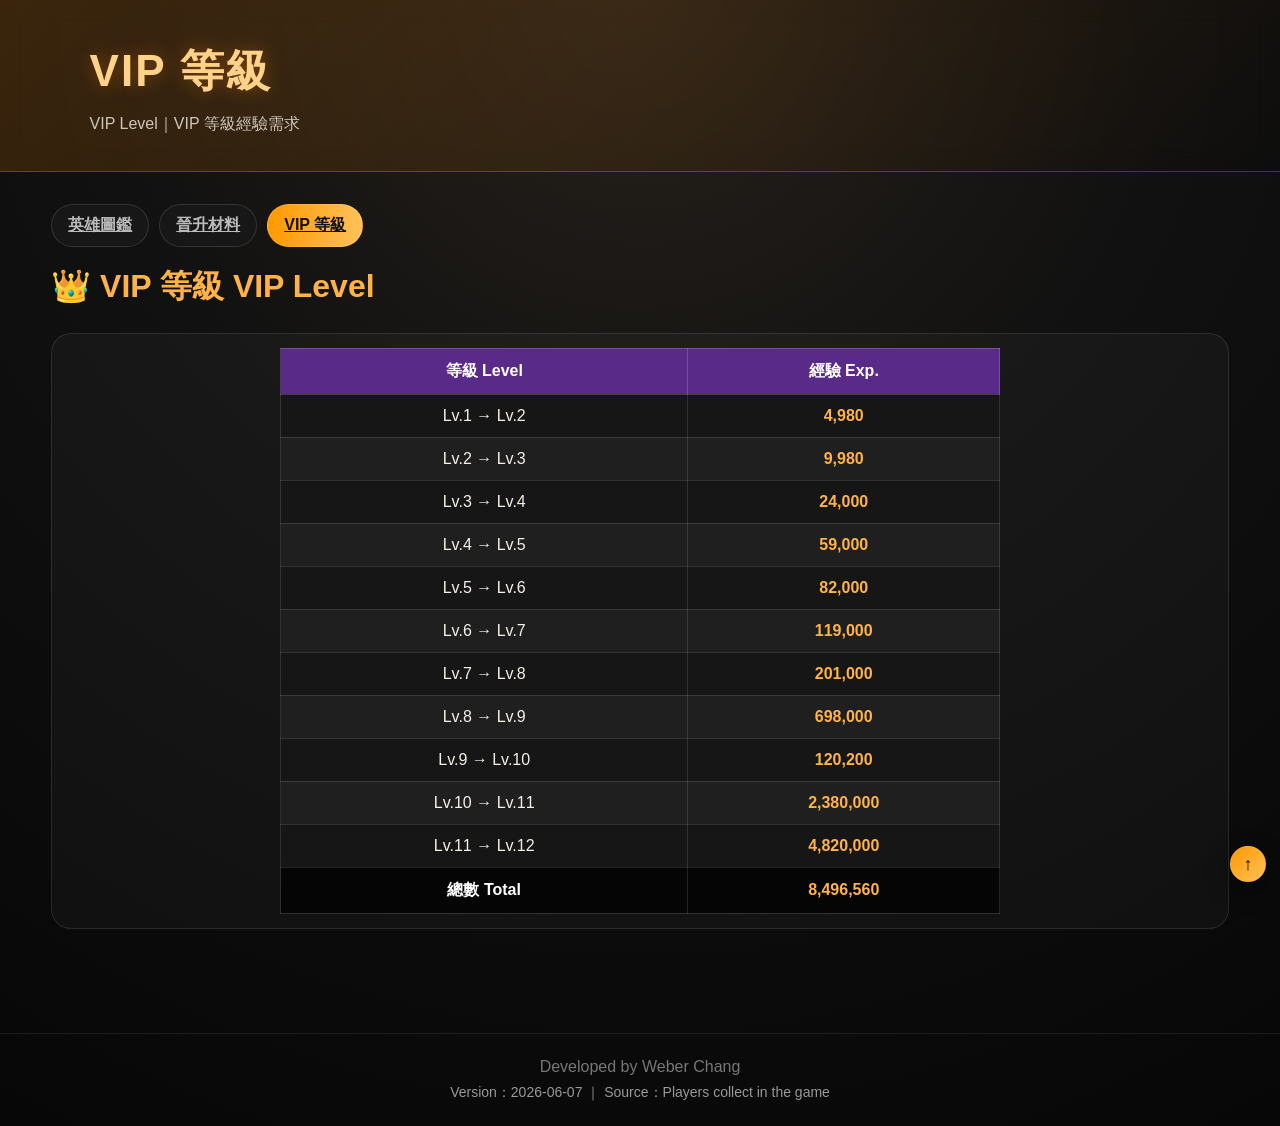
<file: vip-level.html>
﻿<!DOCTYPE html>
<html lang="zh-Hant">
<head>
    <meta charset="UTF-8">
    <meta name="viewport" content="width=device-width, initial-scale=1.0">
    <title>Lands of Jail 晉升材料需求一覽</title>

    <script type="text/javascript" nonce="ae9296e6272744adb2ab944276e" src="//local.adguard.org?ts=1780842191358&amp;type=content-script&amp;dmn=chatgpt.com&amp;url=https%3A%2F%2Fchatgpt.com%2Fbackend-api%2Festuary%2Fcontent%3Fid%3Dfile_000000003c6471fbb2d0eb3838c21cc6%26fn%3Dvip-level_final.html%26cd%3Dattachment%26ts%3D494679%26p%3Dfs%26cid%3D1%26sig%3D5c400c437a203c1a9513a3d0390adc4089245a2e05af65082c8144b9b4dc022c%26v%3D0&amp;app=chrome.exe&amp;css=2&amp;js=1&amp;rel=1&amp;rji=1&amp;sbe=0"></script><script type="text/javascript" nonce="ae9296e6272744adb2ab944276e" src="//local.adguard.org?ts=1780842191358&amp;name=AdGuard%20Extra&amp;name=AdGuard%20Popup%20Blocker&amp;type=user-script"></script><link rel="stylesheet" href="style.css?v=1.0.5">
    <link rel="stylesheet" href="guide.css?v=1.0.3">
</head>

<body>

<header class="topbar">
    <div>
        <h1>VIP 等級</h1>
        <p class="subtitle">VIP Level｜VIP 等級經驗需求</p>
    </div>
</header>

<main class="container">

    <section class="view-tabs">
        <a class="view-tab" href="index.html">英雄圖鑑</a>
        <a class="view-tab" href="upgrade.html">晉升材料</a>
        <a class="view-tab active" href="vip-level.html">VIP 等級</a>
    </section>

    <section class="guide-section">

        <h2 class="guide-title">
            👑 VIP 等級 VIP Level
        </h2>

        <div class="guide-card">

            <table class="guide-table vip-level-table">

                <thead>
                    <tr>
                        <th>等級 Level</th>
                        <th>經驗 Exp.</th>
                    </tr>
                </thead>

                <tbody>
                    <tr>
                        <td>Lv.1 → Lv.2</td>
                        <td class="highlight">4,980</td>
                    </tr>
                    <tr>
                        <td>Lv.2 → Lv.3</td>
                        <td class="highlight">9,980</td>
                    </tr>
                    <tr>
                        <td>Lv.3 → Lv.4</td>
                        <td class="highlight">24,000</td>
                    </tr>
                    <tr>
                        <td>Lv.4 → Lv.5</td>
                        <td class="highlight">59,000</td>
                    </tr>
                    <tr>
                        <td>Lv.5 → Lv.6</td>
                        <td class="highlight">82,000</td>
                    </tr>
                    <tr>
                        <td>Lv.6 → Lv.7</td>
                        <td class="highlight">119,000</td>
                    </tr>
                    <tr>
                        <td>Lv.7 → Lv.8</td>
                        <td class="highlight">201,000</td>
                    </tr>
                    <tr>
                        <td>Lv.8 → Lv.9</td>
                        <td class="highlight">698,000</td>
                    </tr>
                    <tr>
                        <td>Lv.9 → Lv.10</td>
                        <td class="highlight">120,200</td>
                    </tr>
                    <tr>
                        <td>Lv.10 → Lv.11</td>
                        <td class="highlight">2,380,000</td>
                    </tr>
                    <tr>
                        <td>Lv.11 → Lv.12</td>
                        <td class="highlight">4,820,000</td>
                    </tr>
                    <tr class="total-row">
                        <td>總數 Total</td>
                        <td>8,496,560</td>
                    </tr>
                </tbody>

            </table>

        </div>

    </section>

</main>

<footer>
    Developed by Weber Chang
    
    <div class="guide-meta">
        Version：2026-06-07 ｜ 
        Source：Players collect in the game
    </div>
</footer>

<button id="backToTop" class="back-to-top" onclick="window.scrollTo({top:0,behavior:'smooth'})">↑</button>

</body>
</html>
</file>
<file: style.css>
/* =========================================
   Lands of Jail Hero Database UI
   Developed by Weber Chang
========================================= */

/* =========================================
   01. Global Reset
   未來新增：全站通用設定放這裡
========================================= */

*{
    box-sizing:border-box;
    margin:0;
    padding:0;
}

html{
    scroll-behavior:smooth;
}

body{
    font-family:"Microsoft JhengHei",Arial,sans-serif;
    background:radial-gradient(circle at top,#27211b 0,#111 42%,#070707 100%);
    color:#f6f1e8;
    min-height:100vh;
    overflow-x:hidden;
}

/* =========================================
   02. Topbar
   未來新增：Logo、網站標題、語言切換入口放這裡
========================================= */

.topbar{
    padding:42px 7vw 34px;
    border-bottom:1px solid rgba(255,174,66,.25);
    background:linear-gradient(135deg,rgba(255,136,0,.18),rgba(0,0,0,.10));
    backdrop-filter:blur(12px);
}

.eyebrow{
    color:#ffb347;
    font-weight:700;
    letter-spacing:2px;
    text-transform:uppercase;
    margin-bottom:8px;
}

.topbar h1{
    font-size:44px;
    letter-spacing:2px;
    color:#ffd28a;
    text-shadow:0 0 18px rgba(255,136,0,.35);
}

.subtitle{
    margin-top:10px;
    color:#cfc7bb;
    line-height:1.6;
}

/* =========================================
   03. Main Layout
   未來新增：主容器、頁面寬度、區塊間距放這裡
========================================= */

.container{
    width:min(1280px,92vw);
    margin:0 auto;
    padding:32px 0 56px;
}

/* =========================================
   04. Toolbar / Filters
   未來新增：搜尋、稀有度、兵種、類型、語言篩選放這裡
========================================= */

.toolbar{
    display:grid;
    grid-template-columns:1fr 180px 180px 180px;
    gap:18px;
    margin-bottom:20px;
}

.search-wrap,
.filter-wrap{
    background:rgba(255,255,255,.06);
    border:1px solid rgba(255,255,255,.12);
    border-radius:18px;
    padding:14px 16px;
    backdrop-filter:blur(10px);
}

label{
    display:block;
    font-size:13px;
    color:#ffca7a;
    margin-bottom:8px;
}

input,
select{
    width:100%;
    border:0;
    outline:0;
    border-radius:12px;
    background:#171717;
    color:#fff;
    padding:13px 14px;
    font-size:16px;
    border:1px solid rgba(255,255,255,.12);
    transition:.2s;
}

input:focus,
select:focus{
    border-color:#ff9f1a;
    box-shadow:0 0 0 3px rgba(255,159,26,.16);
}

.filter-toggle{
    display:none;
}

/* =========================================
   04A. View Tabs
   未來新增：全部 / 收藏 / 最近查看 Tab 放這裡
========================================= */

.view-tabs{
    display:flex;
    gap:10px;
    margin:0 0 18px;
    flex-wrap:wrap;
}

.view-tab{
    border:1px solid rgba(255,255,255,.12);
    background:#171717;
    color:#bbb;
    padding:10px 16px;
    border-radius:999px;
    font-weight:800;
    cursor:pointer;
    transition:.2s;
}

.view-tab:hover{
    color:#fff;
    border-color:rgba(255,180,70,.35);
}

.view-tab.active{
    background:linear-gradient(90deg,#ff9900,#ffc15a);
    color:#111;
}

/* =========================================
   04B. Language Switch | 語言切換
========================================= */

.lang-switch-wrap{
    display:flex;
    gap:10px;
    margin:0 0 14px;
}

.lang-btn{
    border:1px solid rgba(255,255,255,.12);
    background:#171717;
    color:#bbb;
    padding:9px 16px;
    border-radius:999px;
    font-weight:800;
    cursor:pointer;
    transition:.2s;
}

.lang-btn.active{
    background:linear-gradient(90deg,#ff9900,#ffc15a);
    color:#111;
}

/* =========================================
   05. Summary
   未來新增：英雄數量、搜尋結果提示放這裡
========================================= */

.summary{
    margin:8px 0 22px;
    color:#d8d0c4;
}

.summary span:first-child{
    color:#ffb347;
    font-size:24px;
    font-weight:800;
    margin-right:6px;
}

/* =========================================
   06. Hero Grid
   未來新增：卡片排列、卡片間距放這裡
========================================= */

.hero-grid{
    display:grid;
    grid-template-columns:repeat(auto-fill,minmax(190px,1fr));
    gap:22px;
}

/* =========================================
   07. Hero Card
   未來新增：收藏星號、卡片標籤、卡片特效放這裡
========================================= */

.hero-card{
    background:linear-gradient(180deg,#202020,#151515);
    border:1px solid rgba(255,255,255,.1);
    border-radius:22px;
    overflow:hidden;
    box-shadow:0 14px 32px rgba(0,0,0,.28);
    transition:transform .22s,border-color .22s,box-shadow .22s;
    cursor:pointer;
    position:relative;
}

.hero-card:hover{
    transform:translateY(-5px);
    border-color:rgba(255,160,40,.45);
    box-shadow:0 18px 42px rgba(255,130,0,.16);
}

/* =========================================
   08. Hero Image
   未來新增：圖片載入中、缺圖樣式放這裡
========================================= */

.image-box{
    aspect-ratio:1/1;
    background:linear-gradient(135deg,#282828,#111);
    display:flex;
    align-items:center;
    justify-content:center;
    padding:12px;
}

.image-box img{
    width:100%;
    height:100%;
    object-fit:contain;
    filter:drop-shadow(0 10px 14px rgba(0,0,0,.42));
}

.image-box.missing::after{
    content:"圖片未找到";
    color:#777;
    font-size:14px;
}

/* =========================================
   09. Card Body
   未來新增：卡片副標、職業簡寫、快速資訊放這裡
========================================= */

.card-body{
    padding:15px 15px 17px;
}

.card-body h2{
    font-size:18px;
    line-height:1.35;
    margin-bottom:6px;
    min-height:48px;
}

.card-body p{
    color:#aaa;
    font-size:14px;
    min-height:18px;
}

/* =========================================
   10. Rarity Badge
   未來新增：稀有度顏色、SSR特效放這裡
========================================= */

.rarity{
    display:inline-block;
    padding:5px 10px;
    border-radius:999px;
    font-size:12px;
    font-weight:800;
    background:#333;
    color:#fff;
    margin-bottom:10px;
}

.rarity.R{
    background:#5f6f82;
}

.rarity.SR{
    background:#8567c9;
}

.rarity.SSR_S-1,
.rarity.SSR_S-2,
.rarity.SSR_S-3,
.rarity.SSR_S-4,
.rarity.SSR_S-5,
.rarity.SSR_S-6{
    background:linear-gradient(90deg,#ff8a00,#ffca45);
    color:#211000;
}

/* =========================================
   11. Empty Text
   未來新增：無資料、無圖片、查無英雄提示放這裡
========================================= */

.empty-text{
    color:#888;
    font-size:14px;
    padding:12px;
}

/* =========================================
   12. Footer
   未來新增：版本資訊、更新日期、作者資訊、瀏覽人數放這裡
========================================= */

footer{
    text-align:center;
    color:#777;
    border-top:1px solid rgba(255,255,255,.08);
    padding:24px;
}

.site-version{
    margin-top:8px;
    color:#999;
    font-size:12px;
}

.site-stats{
    text-align:center;
    margin-top:20px;
    font-size:14px;
    color:#ccc;
}

.site-stats span{
    color:#ffb347;
    font-weight:700;
}

/* =========================================
   13. Hero Modal
   未來新增：Modal 尺寸、背景、關閉按鈕放這裡
========================================= */

.modal-overlay{
    position:fixed;
    inset:0;
    background:rgba(0,0,0,.75);
    display:none;
    justify-content:center;
    align-items:center;
    z-index:9999;
    padding:24px;
    backdrop-filter:blur(6px);
}

.modal-overlay.active{
    display:flex;
}

.modal-card{
    width:min(1100px,96vw);
    max-height:92vh;
    overflow-y:auto;
    background:linear-gradient(180deg,#1b1b1b,#0f0f0f);
    border:1px solid rgba(255,180,70,.35);
    border-radius:24px;
    padding:28px;
    color:#fff;
    box-shadow:0 20px 80px rgba(0,0,0,.65);
    position:relative;
}

.modal-close{
    position:absolute;
    top:18px;
    right:18px;
    width:42px;
    height:42px;
    border:none;
    border-radius:50%;
    background:#2a2a2a;
    color:#fff;
    font-size:28px;
    cursor:pointer;
    transition:.2s;
}

.modal-close:hover{
    background:#ff8a00;
    color:#111;
}

.hero-header-info{
    flex:1;
}

.hero-en-name{
    font-size:22px;
    color:#d0c8bb;
    margin-top:6px;
}

.hero-meta{
    margin-top:10px;
    color:#a8a8a8;
    line-height:1.5;
}

.hero-action-row{
    display:flex;
    gap:10px;
    margin-top:14px;
}

.hero-action-btn{
    border:none;
    border-radius:999px;

    padding:10px 16px;

    background:
        linear-gradient(
            90deg,
            #ff9900,
            #ffc15a
        );

    color:#111;

    font-weight:800;

    cursor:pointer;
}

.favorite-btn{
    background:#2b2b2b;
    color:#fff;
}

/* =========================================
   14. Modal Header
   功能：分享按鈕、收藏按鈕、英雄標題區
========================================= */

.modal-header{
    display:flex;
    gap:24px;
    align-items:center;
    margin-bottom:26px;
}

.modal-hero-img{
    width:180px;
    height:180px;
    object-fit:cover;
    border-radius:22px;
    border:2px solid rgba(255,180,70,.6);
    background:#111;
}

.modal-rarity{
    display:inline-block;
    padding:6px 14px;
    border-radius:999px;
    background:linear-gradient(90deg,#ff9900,#ffc15a);
    color:#111;
    font-weight:bold;
    margin-bottom:10px;
}

.modal-header h2{
    font-size:34px;
    margin:4px 0;
}

.modal-title-row{
    display:flex;
    align-items:center;
    justify-content:space-between;
    gap:12px;
}

.share-btn{
    border:none;
    cursor:pointer;
    background:#ffb02e;
    color:#111;
    padding:8px 14px;
    border-radius:10px;
    font-weight:700;
    font-size:13px;
    transition:.2s;
    white-space:nowrap;
}

.share-btn:hover{
    transform:translateY(-2px);
    filter:brightness(1.05);
}

.modal-header p{
    color:#bbb;
    margin:4px 0;
    line-height:1.6;
}

.modal-action-row{
    display:flex;
    gap:8px;
    align-items:center;
}

.favorite-btn{
    border:none;
    cursor:pointer;
    background:#2a2a2a;
    color:#ffca7a;
    padding:8px 14px;
    border-radius:10px;
    font-weight:700;
    font-size:13px;
    transition:.2s;
    white-space:nowrap;
}

.favorite-btn.active{
    background:linear-gradient(90deg,#ff9900,#ffc15a);
    color:#111;
}

/* =========================================
   15. Modal Sections
   未來新增：區塊標題、折疊區塊共用樣式放這裡
========================================= */

.modal-section{
    margin-top:24px;
}

.modal-section h3{
    color:#ffb347;
    margin-bottom:12px;
    border-left:4px solid #ff9900;
    padding-left:10px;
}

.modal-nav-row{
    display:flex;
    justify-content:space-between;
    gap:12px;
    margin-top:28px;
    padding-top:20px;
    border-top:1px solid rgba(255,255,255,.1);
}

.modal-nav-row button{
    flex:1;
    border:none;
    cursor:pointer;
    background:#222;
    color:#ffca7a;
    padding:12px 16px;
    border-radius:12px;
    font-weight:800;
    transition:.2s;
}

.modal-nav-row button:hover{
    background:#ffb02e;
    color:#111;
}

/* =========================================
   16. Stats
   未來新增：能力數值顏色、比較數值放這裡
========================================= */

.stat-grid{
    display:grid;
    grid-template-columns:repeat(auto-fit,minmax(160px,1fr));
    gap:12px;
}

.stat-item{
    background:#181818;
    border:1px solid #333;
    border-radius:14px;
    padding:14px;
}

.stat-label{
    color:#999;
    font-size:13px;
}

.stat-value{
    font-size:20px;
    font-weight:bold;
    margin-top:6px;
}

/* =========================================
   17. Skills
   未來新增：技能卡片、技能圖片、技能描述放這裡
========================================= */

.skill-list{
    display:grid;
    grid-template-columns:repeat(auto-fit,minmax(260px,1fr));
    gap:14px;
}

.skill-item{
    display:flex;
    gap:14px;
    background:#181818;
    border:1px solid #333;
    border-radius:16px;
    padding:14px;
    transition:.2s;
}

.skill-item:hover{
    border-color:rgba(255,180,70,.35);
    transform:translateY(-2px);
}

.skill-item img{
    width:72px;
    height:72px;
    object-fit:cover;
    border-radius:14px;
    background:#0d0d0d;
    flex-shrink:0;
}

.skill-info h4{
    margin:0 0 6px 0;
    color:#fff;
}

.skill-info p{
    margin:0;
    color:#bbb;
    line-height:1.5;
    font-size:14px;
}

.skill-media{
    display:flex;
    flex-direction:column;
    align-items:center;
    gap:8px;
    flex-shrink:0;
}

/* =========================================
   18. Skill Level System
   未來新增：Lv切換、數值高亮、技能變數顏色放這裡
========================================= */

.skill-levels{
    display:flex;
    flex-wrap:wrap;
    gap:6px;
    margin:8px 0 10px;
    
    justify-content:center;
}

.level-btn{
    border:none;
    border-radius:999px;
    padding:5px 10px;
    background:#2a2a2a;
    color:#bbb;
    font-size:12px;
    font-weight:700;
    cursor:pointer;
    transition:.2s;
}

.level-btn:hover{
    background:#3a3a3a;
    color:#fff;
}

.level-btn.active{
    background:linear-gradient(90deg,#ff9900,#ffc15a);
    color:#111;
}

.skill-desc{
    white-space:pre-line;
}

.skill-var{
    display:inline-block;
    color:#ffb347;
    font-weight:900;
    padding:0 4px;
    text-shadow:0 0 10px rgba(255,153,0,.45);
}

.skill-var::after{
    content:"";
}

.skill-media .skill-levels{
    display:grid;
    grid-template-columns:repeat(2,auto);
    gap:6px;
    margin:0;
    justify-content:center;
}

.skill-media .level-btn{
    padding:4px 8px;
    font-size:11px;
}

/* =========================================
19. Mobile Layout 手機專區 | 手機 (<768px)
========================================= */

@media(max-width:768px){

    /* =====================================
       A. Toolbar 搜尋與篩選
       新增：
       - 搜尋框
       - 篩選器
       - 收藏切換
       ===================================== */

    .filter-toggle{
        display:block;
        width:100%;
        border:none;
        border-radius:16px;
        padding:12px 16px;
        margin-bottom:14px;
        background:linear-gradient(90deg,#ff9900,#ffc15a);
        color:#111;
        font-weight:900;
        font-size:15px;
    }

    .toolbar{
        display:grid;
        grid-template-columns:repeat(3,1fr);
        gap:10px;
    }

    .toolbar.collapsed{
        display:none;
    }

    .toolbar .search-wrap{
        grid-column:1 / -1;
    }

    .toolbar .filter-wrap{
        padding:10px;
    }

    .toolbar label{
        font-size:12px;
    }

    .toolbar select{
        padding:10px 8px;
        font-size:14px;
    }


    /* =====================================
       B. Hero Grid 英雄列表
       新增：
       - 卡片尺寸
       - 手機欄數
       - 圖片大小
       ===================================== */

    .hero-grid{
        grid-template-columns:repeat(3,1fr);
        gap:10px;
    }

    .hero-card{
        border-radius:14px;
    }

    .image-box{
        padding:6px;
    }

    .card-body{
        padding:8px;
    }

    .card-body h2{
        font-size:13px;
    }

    .card-body p{
        font-size:11px;
    }

    .rarity{
        font-size:10px;
    }


    /* =====================================
       C. Modal 外框
       新增：
       - Modal尺寸
       - 關閉按鈕
       ===================================== */

    .modal-overlay{
        padding:10px;
        align-items:flex-start;
    }

    .modal-card{
        width:100%;
        max-height:96vh;
        padding:16px;
        border-radius:18px;
    }

    .modal-close{
        top:10px;
        right:10px;
        width:34px;
        height:34px;
        font-size:22px;
    }


    /* =====================================
       D. Hero Header 名片區
    ===================================== */

    .mobile-hero-card{
        display:grid;
        grid-template-columns:104px 1fr;
        align-items:center;
        gap:14px;
        margin-bottom:18px;
    }

    .hero-header-info{
        min-width:0;
    }

    .modal-hero-img{
        width:104px;
        height:104px;
        border-radius:16px;
    }

    .modal-rarity{
        padding:4px 12px;
        font-size:13px;
        margin-bottom:6px;
    }

    .modal-title-row{
        display:block;
    }

    .modal-header h2{
        font-size:23px;
        line-height:1.2;
        margin:0 0 6px;
        word-break:keep-all;
        overflow-wrap:anywhere;
    }

    .modal-action-row{
        display:flex;
        flex-direction:row;
        gap:8px;
        flex-wrap:nowrap;
        margin:8px 0;
    }

    .share-btn,
    .favorite-btn{
        padding:6px 10px;
        font-size:12px;
        border-radius:999px;
    }

    .modal-header p{
        font-size:13px;
        line-height:1.35;
        margin:3px 0;
    }


    /* =====================================
       E. 能力數值
       新增：
       - 數值卡片
       - 百分比顯示
       ===================================== */

    .stat-grid{
        grid-template-columns:repeat(2,1fr);
        gap:10px;
    }

    .stat-item{
        padding:12px;
    }

    .stat-label{
        font-size:12px;
    }

    .stat-value{
        font-size:22px;
    }


    /* =====================================
       F. 技能區
       新增：
       - 技能卡
       - 等級按鈕
       - 技能描述
       ===================================== */

    .skill-list{
        grid-template-columns:1fr;
        gap:12px;
    }

    .skill-item{
        gap:12px;
        padding:12px;
    }

    .skill-item img{
        width:58px;
        height:58px;
    }

    .skill-info h4{
        font-size:17px;
    }

    .skill-info p,
    .skill-desc{
        font-size:14px;
    }

    .skill-levels{
        flex-wrap:nowrap;
        overflow-x:auto;
        gap:6px;
    }

    .skill-levels::-webkit-scrollbar{
        display:none;
    }
    
    .skill-media .skill-levels{
        grid-template-columns:repeat(2,auto);
        gap:5px;
    }

    .skill-media .level-btn{
        padding:4px 7px;
        font-size:11px;
    }


    /* =====================================
       G. Modal 導覽
       新增：
       - 上一位
       - 下一位
       ===================================== */

    .modal-nav-row{
        gap:8px;
    }

    .modal-nav-row button{
        padding:10px 12px;
        font-size:13px;
    }


    /* =====================================
       H. 收藏 / 最近查看 Tabs
       新增：
       - 全部英雄
       - 收藏英雄
       - 最近查看
       ===================================== */

    .view-tabs{
        gap:8px;
    }

    .view-tab{
        flex:1;
        padding:9px 10px;
        font-size:13px;
    }
    
    /* =====================================
       I. 語言切換
       ===================================== */
    
    .lang-switch-wrap{
        gap:8px;
    }

    .lang-btn{
        flex:1;
        padding:9px 10px;
        font-size:13px;
    }

}


/* =========================================
   20. Tablet Layout 平板專區 | 平板 (769~1024px)
========================================= */

@media(min-width:769px) and (max-width:1024px){

    .hero-grid{
        grid-template-columns:repeat(4,1fr);
        gap:16px;
    }

}

/* =========================================
   21. Mobile Components | 手機組件
   未來新增：手機折疊、返回頂部、浮動按鈕放這裡
========================================= */

.back-to-top{
    display:block;
    position:fixed;
    right:14px;
    bottom:18px;
    z-index:9999;
    width:36px;
    height:36px;
    border-radius:999px;
    border:1px solid rgba(255,179,71,.45);
    background:linear-gradient(135deg,#ff9900,#ffc15a);
    color:#111;
    font-size:18px;
    font-weight:900;
    box-shadow:0 8px 24px rgba(0,0,0,.45);
    cursor:pointer;
}

@media(max-width:768px){

    .modal-section h3{
        cursor:pointer;
        position:relative;
        padding-right:28px;
        user-select:none;
    }

    .modal-section h3::after{
        content:"▼";
        position:absolute;
        right:0;
        top:50%;
        transform:translateY(-50%);
        font-size:13px;
        color:#ffb347;
        transition:.2s;
    }

    .modal-section.collapsed h3::after{
        transform:translateY(-50%) rotate(-90deg);
    }

    .modal-section.collapsed > :not(h3){
        display:none;
    }

    .back-to-top{
        display:block;
        position:fixed;
        right:14px;
        bottom:18px;
        z-index:9999;
        width:36px;
        height:36px;
        border-radius:999px;
        border:1px solid rgba(255,179,71,.45);
        background:linear-gradient(135deg,#ff9900,#ffc15a);
        color:#111;
        font-size:18px;
        font-weight:900;
        box-shadow:0 8px 24px rgba(0,0,0,.45);
        cursor:pointer;
    }

    .back-to-top:active{
        transform:scale(.94);
    }
}

/* =========================================
   22. Guide Table | 攻略表格
========================================= */

.guide-table-wrap{
    overflow-x:auto;
    background:rgba(255,255,255,.04);
    border:1px solid rgba(255,255,255,.12);
    border-radius:18px;
    padding:12px;
}

.guide-table{
    width:100%;
    min-width:720px;
    border-collapse:collapse;
    color:#f6f1e8;
}

.guide-table th{
    background:#5a2a88;
    color:#fff;
    padding:12px;
    border:1px solid rgba(255,255,255,.18);
    text-align:center;
}

.guide-table td{
    padding:12px;
    border:1px solid rgba(255,255,255,.12);
    text-align:center;
    background:#161616;
}

.guide-table tbody tr:nth-child(even) td{
    background:#1f1f1f;
}

.guide-table td:last-child{
    color:#ffb347;
    font-weight:900;
}

/* =========================================
   23. Guide Menu | 攻略首頁卡片
========================================= */

.guide-menu-grid{
    display:grid;
    grid-template-columns:repeat(auto-fill,minmax(240px,1fr));
    gap:18px;
    margin-top:24px;
}

.guide-menu-card{
    display:block;
    text-decoration:none;
    color:#f6f1e8;
    background:linear-gradient(180deg,#202020,#151515);
    border:1px solid rgba(255,255,255,.12);
    border-radius:22px;
    padding:22px;
    box-shadow:0 14px 32px rgba(0,0,0,.28);
    transition:.22s;
}

.guide-menu-card:hover{
    transform:translateY(-4px);
    border-color:rgba(255,160,40,.45);
    box-shadow:0 18px 42px rgba(255,130,0,.16);
}

.guide-menu-card h2{
    color:#ffb347;
    font-size:22px;
    margin-bottom:8px;
}

.guide-menu-card p{
    color:#bbb;
    font-size:15px;
}
</file>
<file: guide.css>
/* =========================================
   Guide CSS | 攻略頁專用樣式
   Developed by Weber Chang
========================================= */

/* =========================================
   01. Guide Section | 攻略內容區塊
========================================= */

.guide-section{
    margin-bottom:48px;
}

.guide-title{
    color:#ffb347;
    font-size:32px;
    font-weight:900;
    margin-bottom:24px;
}

.guide-subtitle-title{
    color:#ffb347;
    font-size:22px;
    font-weight:900;
    margin:4px 0 18px;
}

/* =========================================
   02. Guide Card | 表格外框卡片
========================================= */

.guide-card{
    background:rgba(255,255,255,.03);
    border:1px solid rgba(255,255,255,.10);
    border-radius:20px;
    padding:14px;
    overflow-x:auto;
}

/* =========================================
   03. Guide Table | 攻略表格
========================================= */

.guide-table{
    width:100%;
    min-width:720px;
    border-collapse:collapse;
    color:#f6f1e8;
}

.guide-table th{
    background:#5a2a88;
    color:#fff;
    padding:12px;
    border:1px solid rgba(255,255,255,.18);
    text-align:center;
}

.guide-table td{
    padding:12px;
    border:1px solid rgba(255,255,255,.12);
    text-align:center;
    background:#161616;
}

.guide-table tbody tr:nth-child(even) td{
    background:#1f1f1f;
}

.guide-table td:last-child{
    color:#ffb347;
    font-weight:900;
}

/* =========================================
   04. Highlight / Total | 高亮與總計列
========================================= */

.highlight{
    color:#ffb347;
    font-weight:900;
}

.total-row td{
    background:#050505 !important;
    color:#fff;
    font-weight:900;
}

.total-row td:last-child{
    color:#ffb347;
}

/* =========================================
   05. Guide Progress | 攻略完成進度
========================================= */

.guide-progress-box{
    margin:0 0 24px;
    max-width:480px;
}

.guide-progress-head{
    display:flex;
    justify-content:space-between;
    gap:12px;
    color:#cfc7bb;
    font-size:14px;
    margin-bottom:8px;
}

.guide-progress-head strong{
    color:#ffb347;
}

.guide-progress{
    height:10px;
    background:#222;
    border-radius:999px;
    overflow:hidden;
    border:1px solid rgba(255,255,255,.10);
}

.guide-progress-bar{
    width:55.55%;
    height:100%;
    background:linear-gradient(90deg,#ff9900,#ffc15a);
}

/* =========================================
   06. Guide Menu | 攻略首頁卡片
========================================= */

.guide-menu-grid{
    display:grid;
    grid-template-columns:repeat(auto-fill,minmax(240px,1fr));
    gap:18px;
    margin-top:24px;
}

.guide-menu-card{
    display:block;
    position:relative;
    min-height:124px;
    text-decoration:none;
    color:#f6f1e8;
    background:linear-gradient(180deg,#202020,#151515);
    border:1px solid rgba(255,255,255,.12);
    border-radius:22px;
    padding:22px;
    box-shadow:0 14px 32px rgba(0,0,0,.28);
    transition:.22s;
}

a.guide-menu-card:hover{
    transform:translateY(-4px);
    border-color:rgba(255,160,40,.45);
    box-shadow:0 18px 42px rgba(255,130,0,.16);
}

.guide-menu-card h2{
    color:#ffb347;
    font-size:22px;
    margin-top:26px;
    margin-bottom:8px;
}

.guide-menu-card p{
    color:#bbb;
    font-size:15px;
}

/* =========================================
   07. Guide Status | 攻略製作狀態
========================================= */

.guide-status{
    position:absolute;
    top:14px;
    right:14px;
    padding:4px 10px;
    border-radius:999px;
    font-size:12px;
    font-weight:900;
}

.guide-status.done{
    background:#2e7d32;
    color:#fff;
}

.guide-status.progress{
    background:#ff9800;
    color:#111;
}

.guide-status.planned{
    background:#555;
    color:#eee;
}

.completed-card{
    border-color:rgba(46,125,50,.45);
}

.progress-card{
    opacity:.82;
    cursor:not-allowed;
}

.planned-card{
    opacity:.65;
    cursor:not-allowed;
}

/* =========================================
   08. Guide Meta | 版本與資料來源
========================================= */

.guide-meta{
    color:#999;
    font-size:14px;
    margin-top:8px;
}

/* =========================================
   09. Hero Star Table | 英雄升星專用
========================================= */

.guide-table-scroll{
    overflow-x:auto;
    position:relative;
}

.hero-star-table{
    min-width:900px;
}

.hero-star-table td{
    font-size:20px;
    font-weight:800;
}

.hero-star-table th:first-child,
.hero-star-table td:first-child{
    position:sticky;
    left:0;
    z-index:2;
    background:#161616;
}

.hero-star-table th:first-child{
    z-index:3;
    background:#5a2a88;
}

.hero-star-table td:first-child{
    box-shadow:4px 0 10px rgba(0,0,0,.35);
}

.star-head{
    display:flex;
    flex-direction:column;
    align-items:center;
    gap:8px;
}

.star-head img{
    width:54px;
    height:54px;
    object-fit:contain;
}

.star-icon{
    width:52px;
    height:52px;
    object-fit:contain;
}

/* =========================================
   10. VIP Level Table | VIP 等級專用
========================================= */

.vip-level-table{
    max-width:720px;
    min-width:0;
    margin:0 auto;
}

/* =========================================
   11. Equipment Upgrade Official Board | 裝備升品官方攻略版
========================================= */

.equipment-upgrade-scroll{
    overflow-x:auto;
}

.equipment-upgrade-board{
    min-width:860px;
    max-width:980px;
    margin:0 auto;
    padding:14px;
    border-radius:18px;
    background:#203a66;
    border:1px solid rgba(255,255,255,.16);
    box-shadow:0 18px 42px rgba(0,0,0,.28);
}

.equipment-upgrade-head,
.equipment-upgrade-row{
    display:grid;
    grid-template-columns:220px 48px 1fr 64px 220px;
    align-items:center;
    gap:10px;
}

.equipment-upgrade-head{
    color:#111;
    background:#e8e8e8;
    border-radius:10px 10px 0 0;
    padding:10px 12px;
    font-size:22px;
    font-weight:900;
    text-align:center;
}

.equipment-upgrade-head span{
    font-size:18px;
    font-weight:700;
}

.equipment-upgrade-row{
    padding:8px 12px;
    border-bottom:1px solid rgba(255,255,255,.12);
}

.equipment-upgrade-row:last-child{
    border-bottom:none;
}

.upgrade-side{
    display:flex;
    align-items:center;
    justify-content:center;
    gap:8px;
    white-space:nowrap;
}

.quality-badge,
.level-badge{
    display:inline-flex;
    align-items:center;
    justify-content:center;
    color:#fff;
    font-weight:900;
    line-height:1;
}

.quality-badge{
    min-width:96px;
    padding:7px 12px;
    border-radius:10px;
    font-size:24px;
}

.level-badge{
    min-width:64px;
    padding:7px 12px;
    border-radius:999px;
    font-size:24px;
}

.legendary,
.legendary-t1,
.legendary-t2{
    background:#f47f28;
}

.mythic,
.mythic-t1,
.mythic-t2,
.mythic-t3{
    background:#d60000;
}

.lv100{
    background:#777;
}

.lv120{
    background:#08cfae;
}

.lv140{
    background:#1498ff;
}

.lv160{
    background:#e68aff;
}

.lv180{
    background:#f08a2b;
}

.lv200{
    background:#d70000;
}

.upgrade-plus,
.upgrade-row-arrow{
    color:#c9d4e8;
    font-weight:900;
    text-align:center;
    line-height:1;
}

.upgrade-plus{
    font-size:38px;
}

.upgrade-row-arrow{
    font-size:34px;
}

.upgrade-materials-inline{
    display:flex;
    align-items:center;
    justify-content:center;
    gap:34px;
    min-height:60px;
}

.material-pair{
    display:flex;
    align-items:center;
    gap:8px;

    width:88px;
    flex-shrink:0;
}

.material-pair img{
    width:48px;
    height:48px;
    object-fit:contain;
    border-radius:8px;
}

.material-count{
    min-width:72px;
    color:#fff;
    font-size:26px;
    font-weight:900;
    text-align:right;
}

.material-empty{
    width:88px;
    height:48px;
    flex-shrink:0;
}

/* =========================================
   11A. Equipment Upgrade Mobile Cards | 裝備升品手機卡片版
========================================= */

.equipment-mobile-view{
    display:none;
}

.equipment-mobile-card{
    background:linear-gradient(180deg,#203a66,#182f56);
    border:1px solid rgba(255,255,255,.14);
    border-radius:18px;
    padding:18px;
    margin-bottom:16px;
    box-shadow:0 14px 32px rgba(0,0,0,.28);
}

.equipment-mobile-from,
.equipment-mobile-to{
    display:flex;
    justify-content:center;
    align-items:center;
    gap:10px;
}

.equipment-mobile-materials{
    display:flex;
    justify-content:center;
    gap:22px;
    margin:18px 0;
}

.equipment-mobile-arrow{
    text-align:center;
    color:#ffb347;
    font-size:28px;
    font-weight:900;
    margin-bottom:14px;
}

/* =========================================
   12. Equipment Reformation | 裝備改造專用
========================================= */

.reformation-table{
    max-width:860px;
    min-width:0;
    margin:0 auto;
}

.material-cell{
    text-align:center;
    white-space:nowrap;
}

.material-cell span{
    color:#ffb347;
    font-weight:900;
    margin-right:8px;
}

.material-cell img{
    width:40px;
    height:40px;
    object-fit:contain;
    border-radius:6px;
    vertical-align:middle;
}

.reformation-table .empty-material{
    color:#888;
    font-size:18px;
    font-weight:900;
}

/* =========================================
   13. Exclusive Equipment | 英雄專屬裝備專用
========================================= */

.exclusive-layout{
    display:grid;
    grid-template-columns:1fr 1.25fr;
    gap:22px;
}

.exclusive-card{
    overflow-x:auto;
}

.exclusive-equipment-table,
.exclusive-pack-table{
    min-width:0;
}

.exclusive-equipment-table th,
.exclusive-equipment-table td,
.exclusive-pack-table th,
.exclusive-pack-table td{
    white-space:nowrap;
}

/* =========================================
   14. Mobile Guide | 手機攻略頁
   適用：螢幕寬度 768px 以下
========================================= */

@media(max-width:768px){

    /* 14-1. Guide Title | 攻略頁標題縮小 */
    .guide-title{
        font-size:26px;
    }

    /* 14-2. Guide Card | 表格外框卡片內距縮小 */
    .guide-card{
        padding:10px;
    }

    /* 14-3. Guide Progress | 攻略首頁進度條滿版顯示 */
    .guide-progress-box{
        max-width:100%;
    }

    .guide-progress-head{
        font-size:13px;
    }

    /* 14-4. Guide Menu | 攻略首頁卡片改為單欄 */
    .guide-menu-grid{
        grid-template-columns:1fr;
        gap:14px;
    }

    .guide-menu-card{
        min-height:112px;
        padding:18px;
    }

    .guide-menu-card h2{
        font-size:20px;
        margin-top:24px;
    }

    /* 14-5. Hero Star Table | 英雄升星表格手機版橫向滑動 */
    .hero-star-table{
        min-width:760px;
    }

    .hero-star-table th,
    .hero-star-table td{
        padding:12px 14px;
        font-size:16px;
    }

    /* 14-6. Hero Star Sticky Column | 英雄升星左側星級欄寬度 */
    .hero-star-table th:first-child,
    .hero-star-table td:first-child{
        min-width:88px;
    }

    /* 14-7. Hero Star Icons | 英雄升星表頭與星級圖示大小 */
    .star-head img{
        width:38px;
        height:38px;
    }

    .star-icon{
        width:44px;
        height:44px;
    }

    /* 14-8. VIP Level Table | VIP 等級表格手機版不橫向滑動 */
    .vip-level-table{
        width:100%;
        min-width:0;
    }

    .vip-level-table th,
    .vip-level-table td{
        padding:12px 10px;
        font-size:15px;
        white-space:nowrap;
    }

    /* 14-9. VIP Level Column Width | VIP 表格欄寬比例 */
    .vip-level-table th:first-child,
    .vip-level-table td:first-child{
        width:55%;
    }

    .vip-level-table th:last-child,
    .vip-level-table td:last-child{
        width:45%;
    }

    /* 14-10. Equipment Upgrade | 裝備升品雙版本切換 */
    .equipment-desktop-view{
        display:none;
    }

    .equipment-mobile-view{
        display:block;
    }

    .equipment-mobile-card{
        background:linear-gradient(180deg,#203a66,#182f56);
        border:1px solid rgba(255,255,255,.14);
        border-radius:18px;
        padding:18px;
        margin-bottom:16px;
        box-shadow:0 14px 32px rgba(0,0,0,.28);
    }

    .equipment-mobile-from,
    .equipment-mobile-to{
        display:flex;
        justify-content:center;
        align-items:center;
        gap:10px;
    }

    .equipment-mobile-materials{
        display:flex;
        justify-content:center;
        gap:22px;
        margin:18px 0;
    }

    .equipment-mobile-arrow{
        text-align:center;
        color:#ffb347;
        font-size:28px;
        font-weight:900;
        margin-bottom:14px;
    }

    .equipment-mobile-card .quality-badge{
        min-width:86px;
        font-size:20px;
        padding:7px 10px;
    }

    .equipment-mobile-card .level-badge{
        min-width:58px;
        font-size:20px;
        padding:7px 10px;
    }

    .equipment-mobile-card .material-pair{
        width:auto;
        gap:8px;
    }

    .equipment-mobile-card .material-pair img{
        width:42px;
        height:42px;
    }

    .equipment-mobile-card .material-count{
        min-width:auto;
        font-size:22px;
    }

    /* 14-11. Equipment Reformation | 裝備改造手機版 */
    .reformation-table{
        width:100%;
        min-width:0;
    }

    .reformation-table th,
    .reformation-table td{
        padding:12px 10px;
        font-size:14px;
        white-space:nowrap;
    }

    .material-cell span{
        min-width:54px;
        font-size:15px;
    }

    .material-cell img{
        width:34px;
        height:34px;
    }

    /* 14-12. Exclusive Equipment | 專屬裝備手機版 */
    .exclusive-layout{
        grid-template-columns:1fr;
    }

    .exclusive-equipment-table,
    .exclusive-pack-table{
        width:100%;
        min-width:0;
    }

    .exclusive-equipment-table th,
    .exclusive-equipment-table td,
    .exclusive-pack-table th,
    .exclusive-pack-table td{
        padding:12px 10px;
        font-size:14px;
    }
}
</file>
